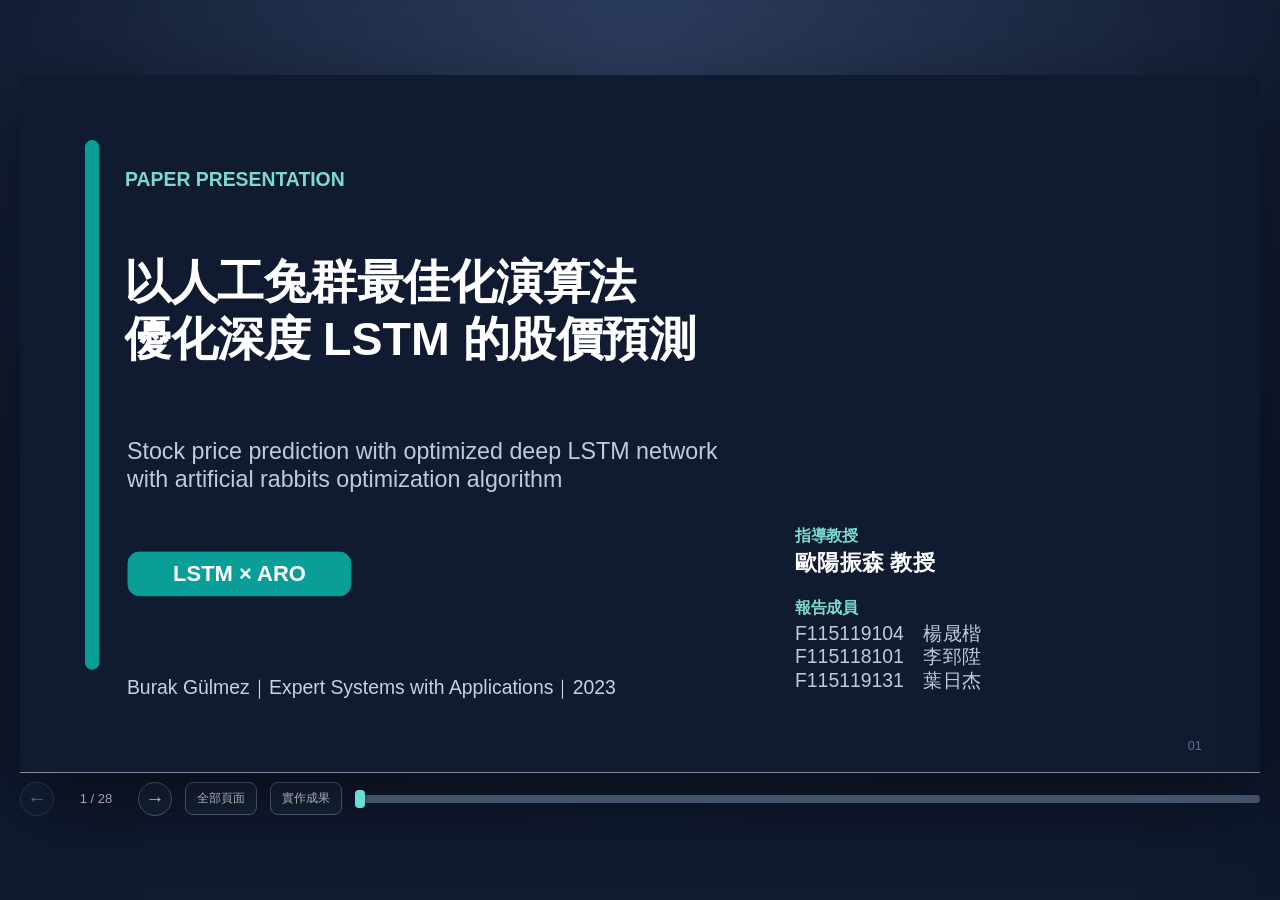
<file: docs/index.html>
<!doctype html>
<html lang="zh-Hant">
<head>
  <meta charset="utf-8">
  <meta name="viewport" content="width=device-width, initial-scale=1">
  <meta name="theme-color" content="#101a30">
  <meta name="description" content="LSTM × ARO 股價預測論文互動式簡報，共 28 頁。">
  <title>LSTM × ARO｜互動式論文簡報</title>
  <link rel="stylesheet" href="styles.css">
  <link rel="stylesheet" href="layout.css">
  <link rel="stylesheet" href="native-slides.css">
</head>
<body>
  <main class="workspace">
    <div class="presentation">
      <div class="slide-frame" id="slideFrame" tabindex="-1">
        <div id="slide" class="slide" role="group" aria-roledescription="投影片" aria-live="polite"></div>
        <div class="slide-loading" id="loading">載入簡報中…</div>
      </div>
      <div class="toolbar">
        <div class="pager"><button id="prevBtn" aria-label="上一頁" title="上一頁（←）">←</button><span id="pageLabel">1 / 28</span><button id="nextBtn" aria-label="下一頁" title="下一頁（→）">→</button><button id="overviewBtn" class="overview-trigger" type="button" title="顯示所有頁面">全部頁面</button><a class="overview-trigger" href="implementation.html" title="我們的重現實作與結果" style="text-decoration:none">實作成果</a></div>
        <div class="progress" id="progressTrack" role="slider" tabindex="0" aria-label="選擇投影片" aria-valuemin="1" aria-valuemax="28" aria-valuenow="1" title="點擊跳到指定頁面"><div id="progressBar"></div><span id="progressThumb"></span></div>
      </div>
    </div>
  </main>
  <div id="overlay" class="overlay" hidden></div>
  <aside id="drawer" class="drawer" aria-label="延伸教材" aria-hidden="true">
    <div class="drawer-head"><div><span class="eyebrow">LEARNING LAB</span><h2 id="drawerTitle">延伸教材</h2></div><button id="closeDrawer" aria-label="關閉延伸教材">×</button></div>
    <div class="drawer-tabs" role="tablist"><button data-tab="explain" class="active" role="tab" aria-selected="true">概念拆解</button><button data-tab="widget" role="tab" aria-selected="false">動態演算</button><button data-tab="source" role="tab" aria-selected="false">來源</button></div>
    <div id="drawerBody" class="drawer-body"></div>
  </aside>
  <div id="overview" class="overview" hidden><div class="overview-panel"><div class="overview-head"><h2>全部 28 頁</h2><button id="closeOverview" aria-label="關閉頁面總覽">×</button></div><div id="overviewGrid" class="overview-grid"></div></div></div>
  <script src="slides-part1.js" defer></script>
  <script src="slides-part2.js" defer></script>
  <script src="slides-part3.js" defer></script>
  <script src="slides-data.js" defer></script>
  <script src="native-slides.js" defer></script>
  <script src="app.js" defer></script>
  <script src="lessons.js" defer></script>
  <script src="charts.js" defer></script>
  <script src="paper-data.js" defer></script>
  <script src="formula-audit.js" defer></script>
  <script src="lr-lesson.js" defer></script>
  <script src="slide-widgets.js" defer></script>
</body>
</html>
</file>
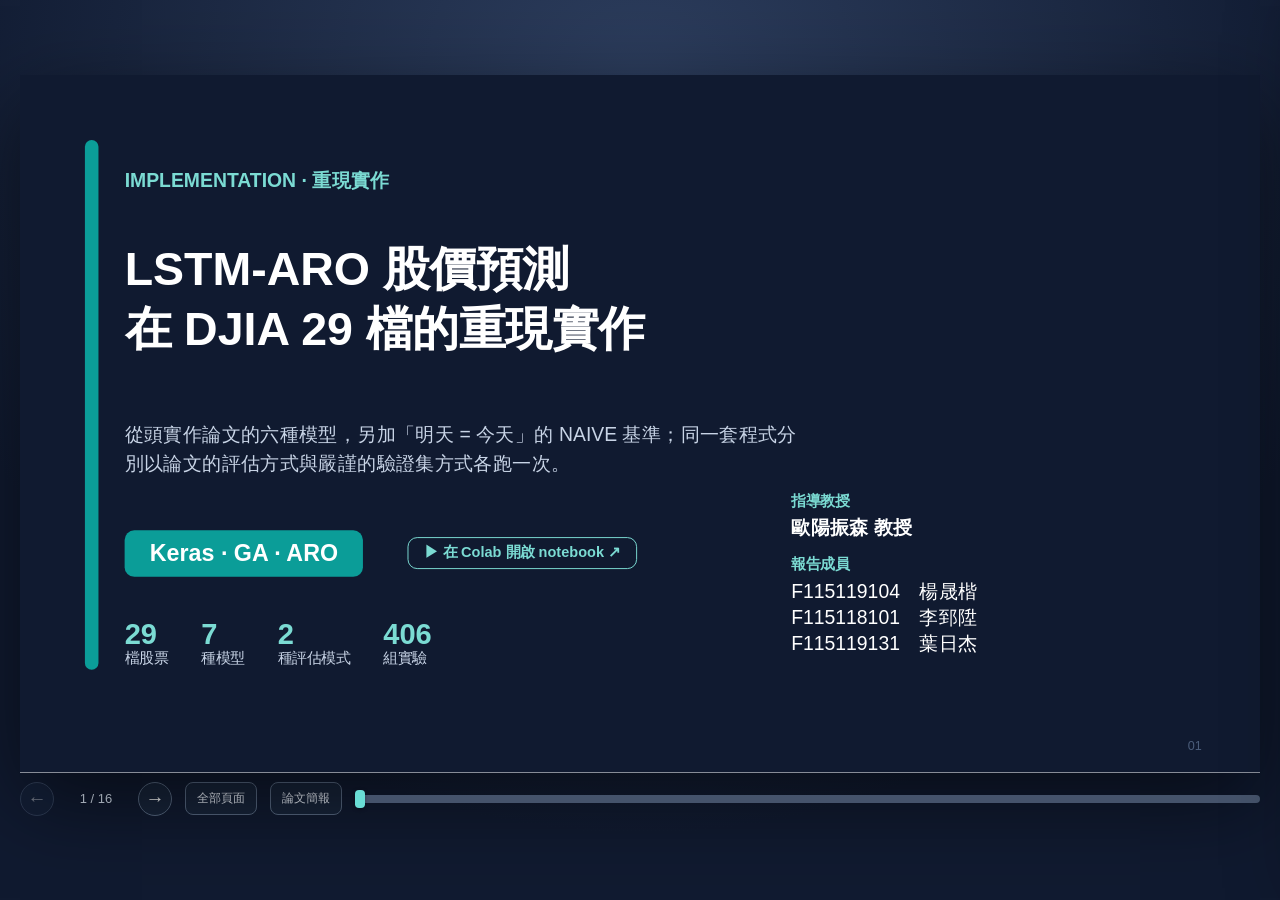
<file: docs/implementation.html>
<!doctype html>
<html lang="zh-Hant">
<head>
  <meta charset="utf-8">
  <meta name="viewport" content="width=device-width, initial-scale=1">
  <meta name="theme-color" content="#101a30">
  <meta name="description" content="LSTM-ARO 論文在 DJIA 29 檔股票上的重現實作：程式、模型、兩種評估模式與結果。">
  <title>LSTM × ARO｜重現實作</title>
  <link rel="stylesheet" href="styles.css">
  <link rel="stylesheet" href="layout.css">
  <link rel="stylesheet" href="native-slides.css">
  <link rel="stylesheet" href="impl.css">
</head>
<body>
  <main class="workspace">
    <div class="presentation">
      <div class="slide-frame" id="slideFrame" tabindex="-1">
        <div id="slide" class="slide" role="group" aria-roledescription="投影片" aria-live="polite"></div>
        <div class="slide-loading" id="loading">載入簡報中…</div>
      </div>
      <div class="toolbar">
        <div class="pager"><button id="prevBtn" aria-label="上一頁" title="上一頁（←）">←</button><span id="pageLabel">1 / 16</span><button id="nextBtn" aria-label="下一頁" title="下一頁（→）">→</button><button id="overviewBtn" class="overview-trigger" type="button" title="顯示所有頁面">全部頁面</button><a class="overview-trigger" href="index.html" title="回到論文簡報" style="text-decoration:none">論文簡報</a></div>
        <div class="progress" id="progressTrack" role="slider" tabindex="0" aria-label="選擇投影片" aria-valuemin="1" aria-valuemax="16" aria-valuenow="1" title="點擊跳到指定頁面"><div id="progressBar"></div><span id="progressThumb"></span></div>
      </div>
    </div>
  </main>
  <div id="overlay" class="overlay" hidden></div>
  <aside id="drawer" class="drawer" aria-label="延伸教材" aria-hidden="true">
    <div class="drawer-head"><div><span class="eyebrow">LEARNING LAB</span><h2 id="drawerTitle">延伸教材</h2></div><button id="closeDrawer" aria-label="關閉延伸教材">×</button></div>
    <div class="drawer-tabs" role="tablist"><button data-tab="explain" class="active" role="tab" aria-selected="true">概念拆解</button><button data-tab="code" role="tab" aria-selected="false">程式碼</button><button data-tab="widget" role="tab" aria-selected="false">動態演算</button><button data-tab="source" role="tab" aria-selected="false">來源</button></div>
    <div id="drawerBody" class="drawer-body"></div>
  </aside>
  <div id="overview" class="overview" hidden><div class="overview-panel"><div class="overview-head"><h2>全部 16 頁</h2><button id="closeOverview" aria-label="關閉頁面總覽">×</button></div><div id="overviewGrid" class="overview-grid"></div></div></div>
  <script src="impl-code.js" defer></script>
  <script src="impl-glossary.js" defer></script>
  <script src="impl.js" defer></script>
</body>
</html>
</file>
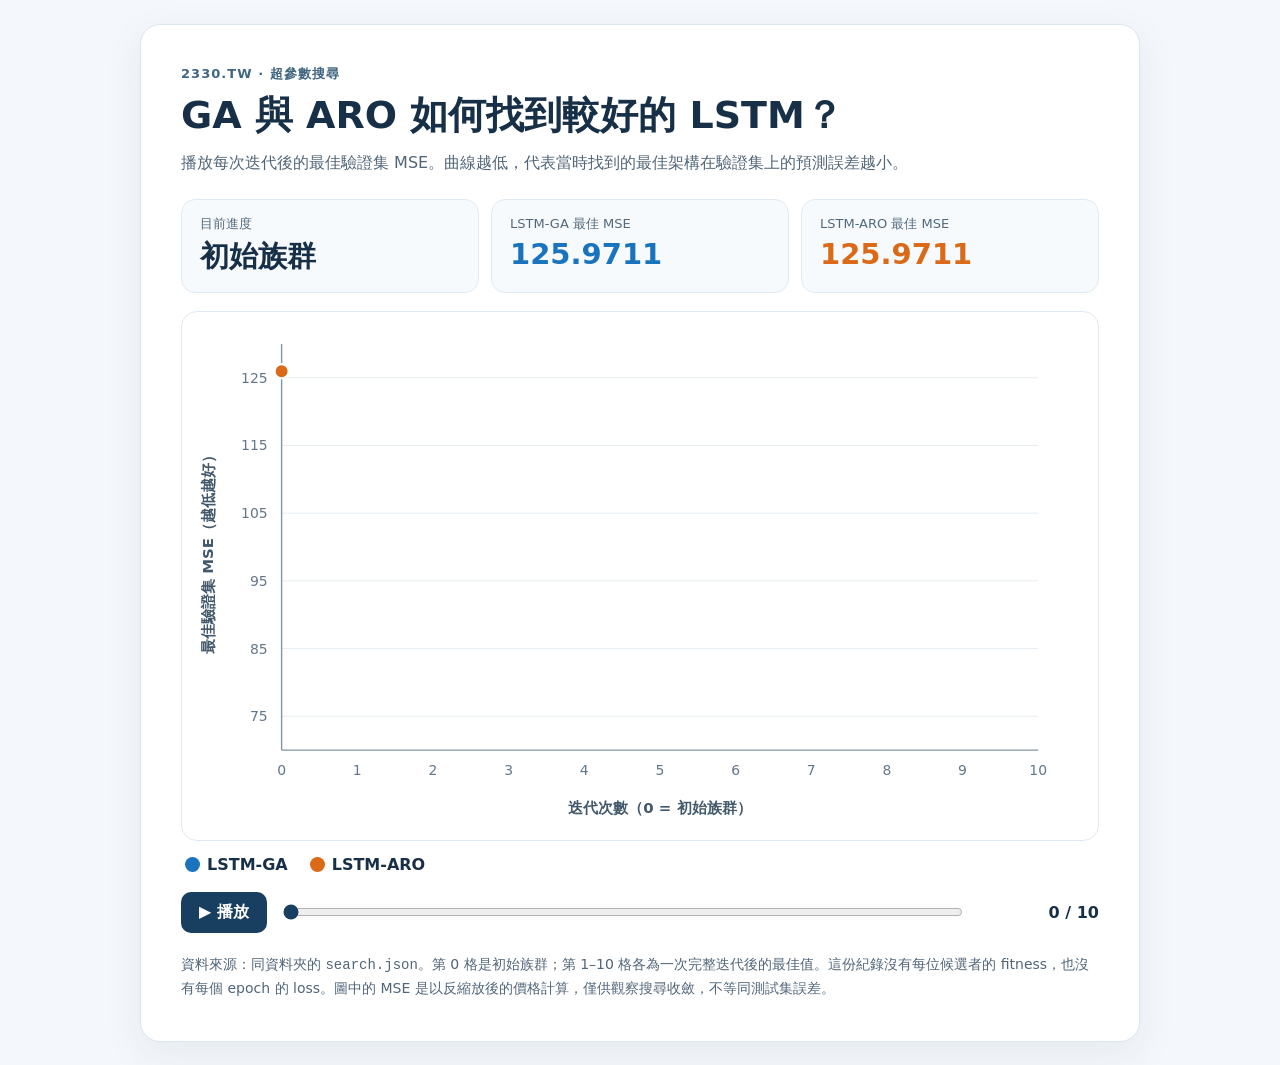
<file: implementation/results/2330.TW/convergence_animation.html>
<!doctype html>
<html lang="zh-Hant">
<head>
  <meta charset="utf-8">
  <meta name="viewport" content="width=device-width, initial-scale=1">
  <title>2330.TW｜GA 與 ARO 搜尋收斂動畫</title>
  <style>
    :root { color-scheme: light; font-family: system-ui, "Noto Sans TC", sans-serif; background: #f4f7fb; color: #183047; }
    * { box-sizing: border-box; }
    body { margin: 0; padding: 24px; }
    main { max-width: 1000px; margin: auto; background: white; border: 1px solid #dbe5ee; border-radius: 20px; padding: clamp(20px, 4vw, 40px); box-shadow: 0 12px 40px #24415d12; }
    .eyebrow { color: #416681; font-weight: 700; letter-spacing: .08em; font-size: 13px; }
    h1 { margin: 8px 0 10px; font-size: clamp(26px, 4vw, 38px); line-height: 1.3; }
    .intro { margin: 0 0 22px; color: #516679; line-height: 1.65; }
    .cards { display: grid; grid-template-columns: repeat(3, 1fr); gap: 12px; margin-bottom: 18px; }
    .card { background: #f7fafd; border: 1px solid #e0eaf2; border-radius: 14px; padding: 15px 18px; }
    .label { font-size: 13px; color: #52697c; }
    .value { font-size: clamp(20px, 3vw, 29px); font-weight: 750; font-variant-numeric: tabular-nums; margin-top: 4px; }
    .aro { color: #da6a17; } .ga { color: #1973bd; }
    .chart-wrap { border: 1px solid #e1eaf2; border-radius: 16px; padding: 10px; }
    svg { width: 100%; height: auto; display: block; }
    .grid { stroke: #e6edf3; stroke-width: 1; }
    .axis { stroke: #8295a5; stroke-width: 1.4; }
    .tick { fill: #647789; font-size: 14px; }
    .axis-label { fill: #42596b; font-size: 15px; font-weight: 650; }
    .line { fill: none; stroke-width: 4; stroke-linecap: round; stroke-linejoin: round; }
    .dot { stroke: white; stroke-width: 2; }
    .controls { display: flex; align-items: center; gap: 14px; margin-top: 18px; flex-wrap: wrap; }
    button { border: 0; border-radius: 10px; background: #183f60; color: white; font: inherit; font-weight: 700; padding: 10px 18px; cursor: pointer; }
    button:hover { background: #245e8c; }
    input[type="range"] { flex: 1; min-width: 180px; accent-color: #183f60; }
    .step { font-variant-numeric: tabular-nums; min-width: 120px; text-align: right; font-weight: 700; }
    .legend { display: flex; gap: 22px; margin: 14px 4px 0; font-weight: 650; }
    .swatch { display: inline-block; width: 15px; height: 15px; border-radius: 50%; margin-right: 7px; vertical-align: -2px; }
    .note { margin: 20px 0 0; color: #516679; line-height: 1.7; font-size: 14px; }
    @media (max-width: 620px) { body { padding: 10px; } .cards { grid-template-columns: 1fr; } .step { text-align: left; } }
  </style>
</head>
<body>
<main>
  <div class="eyebrow">2330.TW · 超參數搜尋</div>
  <h1>GA 與 ARO 如何找到較好的 LSTM？</h1>
  <p class="intro">播放每次迭代後的最佳驗證集 MSE。曲線越低，代表當時找到的最佳架構在驗證集上的預測誤差越小。</p>
  <div class="cards" aria-live="polite">
    <div class="card"><div class="label">目前進度</div><div class="value" id="iteration">初始族群</div></div>
    <div class="card"><div class="label">LSTM-GA 最佳 MSE</div><div class="value ga" id="ga-value">125.9711</div></div>
    <div class="card"><div class="label">LSTM-ARO 最佳 MSE</div><div class="value aro" id="aro-value">125.9711</div></div>
  </div>
  <div class="chart-wrap">
    <svg viewBox="0 0 900 510" role="img" aria-labelledby="chart-title chart-desc">
      <title id="chart-title">GA 與 ARO 最佳驗證集 MSE 隨迭代變化</title>
      <desc id="chart-desc">兩種方法都從 125.9711 開始；第 10 次迭代時 GA 為 80.5440、ARO 為 75.0837。</desc>
      <g id="axes"></g>
      <path id="ga-line" class="line" stroke="#1973bd"></path>
      <path id="aro-line" class="line" stroke="#da6a17"></path>
      <g id="points"></g>
    </svg>
  </div>
  <div class="legend"><span><i class="swatch" style="background:#1973bd"></i>LSTM-GA</span><span><i class="swatch" style="background:#da6a17"></i>LSTM-ARO</span></div>
  <div class="controls">
    <button id="play" type="button">▶ 播放</button>
    <input id="slider" type="range" min="0" max="10" value="0" aria-label="選擇迭代次數">
    <span class="step" id="step">0 / 10</span>
  </div>
  <p class="note">資料來源：同資料夾的 <code>search.json</code>。第 0 格是初始族群；第 1–10 格各為一次完整迭代後的最佳值。這份紀錄沒有每位候選者的 fitness，也沒有每個 epoch 的 loss。圖中的 MSE 是以反縮放後的價格計算，僅供觀察搜尋收斂，不等同測試集誤差。</p>
</main>
<script>
  // Embedded from search.json so this file can be shared and opened offline.
  const ga = [125.97105955817575,125.97105955817575,125.97105955817575,125.97105955817575,84.56621992441066,84.56621992441066,80.54401438610023,80.54401438610023,80.54401438610023,80.54401438610023,80.54401438610023];
  const aro = [125.97105955817575,125.97105955817575,75.08367344754997,75.08367344754997,75.08367344754997,75.08367344754997,75.08367344754997,75.08367344754997,75.08367344754997,75.08367344754997,75.08367344754997];
  const ns = "http://www.w3.org/2000/svg";
  const x = i => 90 + i * 76;
  const y = v => 430 - (v - 70) * 6.8;
  const axes = document.getElementById("axes");
  function el(name, attrs, parent, content) {
    const node = document.createElementNS(ns, name);
    for (const [key, value] of Object.entries(attrs)) node.setAttribute(key, value);
    if (content !== undefined) node.textContent = content;
    parent.appendChild(node);
    return node;
  }
  for (const value of [75,85,95,105,115,125]) {
    el("line", {x1:90,y1:y(value),x2:850,y2:y(value),class:"grid"}, axes);
    el("text", {x:76,y:y(value)+5,"text-anchor":"end",class:"tick"}, axes, String(value));
  }
  for (let i=0; i<=10; i++) {
    el("text", {x:x(i),y:455,"text-anchor":"middle",class:"tick"}, axes, String(i));
  }
  el("line", {x1:90,y1:430,x2:850,y2:430,class:"axis"}, axes);
  el("line", {x1:90,y1:430,x2:90,y2:22,class:"axis"}, axes);
  el("text", {x:470,y:493,"text-anchor":"middle",class:"axis-label"}, axes, "迭代次數（0 = 初始族群）");
  el("text", {x:21,y:230,transform:"rotate(-90 21 230)","text-anchor":"middle",class:"axis-label"}, axes, "最佳驗證集 MSE（越低越好）");
  const slider = document.getElementById("slider");
  const play = document.getElementById("play");
  let timer = null;
  function render(n) {
    document.getElementById("iteration").textContent = n === 0 ? "初始族群" : `第 ${n} 次迭代`;
    document.getElementById("ga-value").textContent = ga[n].toFixed(4);
    document.getElementById("aro-value").textContent = aro[n].toFixed(4);
    document.getElementById("step").textContent = `${n} / 10`;
    for (const [name, values] of [["ga",ga],["aro",aro]]) {
      const d = values.slice(0,n+1).map((v,i) => `${i ? "L" : "M"} ${x(i)} ${y(v)}`).join(" ");
      document.getElementById(`${name}-line`).setAttribute("d",d);
    }
    const points = document.getElementById("points");
    points.replaceChildren();
    el("circle",{cx:x(n),cy:y(ga[n]),r:7,fill:"#1973bd",class:"dot"},points);
    el("circle",{cx:x(n),cy:y(aro[n]),r:7,fill:"#da6a17",class:"dot"},points);
  }
  function stop() { clearInterval(timer); timer = null; play.textContent = "▶ 播放"; }
  play.addEventListener("click", () => {
    if (timer) return stop();
    if (+slider.value === 10) slider.value = 0;
    render(+slider.value);
    play.textContent = "Ⅱ 暫停";
    timer = setInterval(() => {
      slider.value = +slider.value + 1;
      render(+slider.value);
      if (+slider.value === 10) stop();
    }, 850);
  });
  slider.addEventListener("input", () => { stop(); render(+slider.value); });
  render(0);
</script>
</body>
</html>
</file>
<file: docs/styles.css>
:root{font-family:"Microsoft JhengHei","Noto Sans TC",Arial,sans-serif;color:#101a30;background:#101a30}*{box-sizing:border-box}body{margin:0;min-height:100vh}button,a{font:inherit}button{cursor:pointer}.topbar{height:64px;padding:0 2.2vw;display:flex;align-items:center;justify-content:space-between;background:#101a30;color:#fff}.brand{display:flex;align-items:center;gap:12px;font-size:16px;font-weight:750;letter-spacing:.02em}.brand small{display:block;color:#9fb0c8;font-size:11px;font-weight:500;margin-top:2px}.brand-mark{display:grid;place-items:center;background:#0b9d98;border-radius:9px;width:39px;height:39px;font-size:13px}.top-actions{display:flex;gap:8px}.top-actions button,.top-actions a{border:1px solid #35445d;background:transparent;color:#e8eef8;padding:8px 12px;border-radius:8px;text-decoration:none;font-size:12px}.top-actions button:hover,.top-actions a:hover{background:#22304b}.workspace{min-height:calc(100vh - 64px);display:grid;place-items:center;padding:16px 24px 22px;background:radial-gradient(circle at 50% 10%,#2c3d5d,#101a30 72%)}.presentation{width:min(100%,1500px)}.slide-frame{position:relative;width:100%;aspect-ratio:16/9;background:#fff;box-shadow:0 28px 80px #0008;overflow:hidden}.slide{width:1280px;height:720px;position:absolute;top:0;left:0;transform-origin:top left;overflow:hidden}.slide-item{position:absolute;white-space:pre-wrap;overflow:hidden}.slide-item.text{display:flex;flex-direction:column;justify-content:flex-start;line-height:1.28}.slide-item.text.center{justify-content:center}.slide-item.text.bottom{justify-content:flex-end}.slide-item .para{margin:0}.slide-item.interactive{cursor:pointer}.slide-item.interactive:hover{filter:none}.slide-item.interactive:focus-visible{outline:4px solid #f39a42;outline-offset:2px}.slide-item.selected{outline:3px solid #f39a42;outline-offset:3px}.slide-item img{display:block;width:100%;height:100%;object-fit:fill}.slide-loading{position:absolute;inset:0;display:grid;place-items:center;color:#60708a;background:#f8fafd}.slide-loading[hidden]{display:none}.toolbar{height:65px;display:flex;align-items:center;gap:18px;color:#d9e4f2}.pager{display:flex;align-items:center;gap:10px;white-space:nowrap}.pager button{width:36px;height:36px;border-radius:50%;border:1px solid #566780;background:#17243a;color:#fff;font-size:19px}.pager button:hover{background:#0b9d98}.pager button:disabled{opacity:.35;cursor:default}.pager span{min-width:68px;text-align:center;font-size:13px;font-variant-numeric:tabular-nums}.progress{height:4px;background:#45536b;flex:1;border-radius:10px;overflow:hidden}.progress div{height:100%;width:0;background:#0b9d98;transition:width .25s}.learn-button{border:0;background:#0b9d98;color:white;padding:10px 17px;border-radius:22px;font-weight:700;white-space:nowrap}.learn-button:hover{background:#0bb3ad}.hint{color:#9fb0c8;font-size:12px;margin:0 0 0 1px}.overlay{position:fixed;inset:0;background:#071224a8;z-index:10}.drawer{position:fixed;right:0;top:0;bottom:0;width:min(480px,100vw);background:#f7f9fc;z-index:11;box-shadow:-15px 0 70px #0004;transform:translateX(105%);transition:transform .24s;display:flex;flex-direction:column}.drawer.open{transform:translateX(0)}.drawer-head{padding:24px 26px 15px;display:flex;align-items:start;justify-content:space-between;background:#fff}.eyebrow{font-size:10px;letter-spacing:.16em;font-weight:800;color:#0b9d98}.drawer h2{font-size:23px;line-height:1.3;margin:7px 0 0}.drawer-head button,.overview-head button{background:transparent;border:0;color:#66758d;font-size:30px;line-height:1}.drawer-tabs{display:flex;background:#fff;border-bottom:1px solid #dfe6f0;padding:0 25px;gap:24px}.drawer-tabs button{padding:14px 0;border:0;border-bottom:3px solid transparent;background:transparent;color:#63728b;font-size:13px}.drawer-tabs button.active{border-color:#0b9d98;color:#0b726e;font-weight:800}.drawer-body{padding:24px 27px 45px;overflow:auto;font-size:15px;line-height:1.7}.drawer-body p{margin:0 0 16px}.drawer-body h3{margin:24px 0 10px;font-size:16px}.drawer-body ul{padding-left:1.3em}.drawer-body li{margin:7px 0}.quote{border-left:4px solid #0b9d98;padding:12px 15px;background:#e9f7f5;margin:16px 0}.chip{display:inline-block;padding:2px 9px;background:#e5edf7;border-radius:20px;color:#3c5576;font-size:12px;margin:0 5px 5px 0}.widget{padding:18px;border:1px solid #dce4ee;background:white;border-radius:12px;margin-bottom:14px}.widget label{display:block;font-size:13px;font-weight:700;margin:13px 0 5px}.widget input[type=range]{width:100%;accent-color:#0b9d98}.widget input[type=number],.widget select{width:100%;border:1px solid #c7d4e4;border-radius:7px;padding:9px;background:#fff;color:#101a30}.value{font-weight:800;color:#087e79}.metric-result{display:flex;justify-content:space-between;border-bottom:1px solid #e4e9f0;padding:8px 0}.mini-bars{display:grid;gap:9px;margin:15px 0}.mini-bar{display:grid;grid-template-columns:95px 1fr 28px;gap:9px;align-items:center;font-size:12px}.mini-bar i{display:block;height:14px;background:#0b9d98;border-radius:3px}.source-link{display:block;padding:12px 15px;border:1px solid #dce4ee;border-radius:8px;background:white;color:#0b726e;text-decoration:none;margin:8px 0}.overview{position:fixed;inset:0;background:#071224db;z-index:15;padding:5vh 4vw}.overview-panel{max-width:1100px;max-height:90vh;margin:auto;background:#f8fafd;border-radius:14px;padding:22px;overflow:auto}.overview-head{display:flex;justify-content:space-between;align-items:center}.overview-head h2{margin:0 0 18px}.overview-grid{display:grid;grid-template-columns:repeat(auto-fill,minmax(165px,1fr));gap:10px}.overview-grid button{text-align:left;border:1px solid #dce4ee;border-radius:8px;background:white;padding:13px;color:#101a30;min-height:87px}.overview-grid button:hover,.overview-grid button.current{border-color:#0b9d98;background:#e9f7f5}.overview-grid small{display:block;color:#0b9d98;font-weight:800;margin-bottom:5px}.overview-grid span{font-size:12px;line-height:1.45;display:block}@media(max-width:700px){.topbar{height:57px;padding:0 12px}.brand{font-size:13px}.brand-mark{width:32px;height:32px;font-size:11px}.top-actions a{display:none}.top-actions button{font-size:11px;padding:7px}.workspace{min-height:calc(100vh - 57px);padding:10px 8px 18px;align-content:start}.toolbar{gap:8px;height:55px}.pager{gap:4px}.pager button{height:30px;width:30px}.pager span{font-size:11px;min-width:53px}.learn-button{font-size:11px;padding:8px 10px}.hint{font-size:10px;line-height:1.5}.drawer-body{padding:18px}.drawer-head{padding:20px 18px 13px}.drawer-tabs{padding:0 18px}.overview{padding:2vh 2vw}.overview-panel{max-height:96vh}}
</file>
<file: docs/layout.css>
html,body{width:100%;height:100%;overflow:hidden}
.workspace{height:100vh;height:100dvh;min-height:0;display:flex;align-items:center;justify-content:center;padding:10px 20px;overflow:hidden}
.presentation{width:min(100%,calc((100vh - 72px)*16/9));width:min(100%,calc((100dvh - 72px)*16/9));max-width:100%;min-width:0;display:flex;flex-direction:column}
.slide-frame{flex:none}
.slide-item.text{line-height:1.22}
.slide-item.interactive:hover{filter:none}
.slide-item .para{flex-shrink:0;overflow-wrap:anywhere}
.slide-connector{position:absolute;inset:0;width:1280px;height:720px;overflow:visible;pointer-events:none}
.slide-page-number{position:absolute;right:60px;bottom:19px;width:44px;text-align:right;color:#60708a;font-size:13px;line-height:1.2;pointer-events:none}
.slide-footnote{white-space:normal}
.toolbar{height:52px;flex:none}
.progress{min-width:0;position:relative;cursor:pointer;height:8px;overflow:visible;touch-action:none}
.progress div{border-radius:10px;pointer-events:none}
.progress span{position:absolute;top:50%;width:10px;height:18px;border-radius:4px;background:#69ddd5;border:none;transform:translate(-50%,-50%);box-shadow:0 1px 4px rgba(0,0,0,0.3);pointer-events:none}
.progress:focus-visible{outline:2px solid #fff;outline-offset:5px}
.pager{gap:8px}
.pager button:not(.overview-trigger){width:34px;height:34px}
.pager .overview-trigger{width:auto;height:auto;border:1px solid #566780;background:#17243a;color:#e8eef8;padding:7px 11px;border-radius:8px;font-size:12px;margin-left:5px}
.overview-trigger:hover{background:#0b9d98}
.drawer-body,.overview-panel{scrollbar-width:none}
.drawer-body::-webkit-scrollbar,.overview-panel::-webkit-scrollbar{display:none}
.lesson-box{background:#fff;border:1px solid #dce4ee;border-radius:14px;padding:18px;margin-bottom:16px}
.formula-display{background:#edf3fa;border-left:4px solid var(--formula-accent,#315fd1);border-radius:8px;padding:15px 16px;margin:0 0 18px;font-size:18px;line-height:1.75;color:var(--formula-accent,#315fd1);overflow-wrap:anywhere;font-variant-numeric:tabular-nums}
.formula-display small{display:block;color:var(--formula-accent,#315fd1);font-size:11px;font-weight:700;letter-spacing:.04em;margin-top:4px}
.formula-display em{color:#e0802a;font-style:normal;font-weight:700}
.formula-display strong{color:#0b9d98}
.formula-display b{color:#235dde;font-size:1.14em}
.formula-display .formula-param{color:var(--param-color);font-weight:800}
.formula-display .formula-sym{color:var(--param-color);font-weight:700;font-style:normal}
.widget .quote{color:#315fd1}
.learning-rate-formula,.cost-formula{color:var(--formula-accent,#315fd1);border-left-color:var(--formula-accent,#315fd1);background:#edf3ff}
.learning-rate-formula small,.cost-formula small{color:var(--formula-accent,#315fd1)}
.formula-flash{animation:formulaPulse .3s ease-out}
@keyframes formulaPulse{0%{background:#d7f5ed}100%{background:#edf3fa}}
.lesson-control{display:block;margin:15px 0;font-size:13px;color:#384b69;font-weight:700}
.lesson-control>span{display:flex;justify-content:space-between;gap:8px}
.lesson-control b{color:#0b8b85;font-variant-numeric:tabular-nums}
.lesson-control[data-parameter]{border-left:3px solid var(--param-color);padding-left:10px}
.lesson-control[data-parameter]>span{color:var(--param-color)}
.lesson-control input[type=range],.widget input[type=range]{-webkit-appearance:none;appearance:none;width:100%;height:6px;background:#d5e2f0;border-radius:3px;margin-top:8px;outline:none;cursor:pointer}
.lesson-control input[type=range]::-webkit-slider-thumb,.widget input[type=range]::-webkit-slider-thumb{-webkit-appearance:none;appearance:none;width:12px;height:20px;border-radius:4px;background:var(--param-color,#0b9d98);border:none;box-shadow:0 1px 4px rgba(0,0,0,0.25);cursor:ew-resize;transition:transform .1s,box-shadow .1s}
.lesson-control input[type=range]::-webkit-slider-thumb:hover,.widget input[type=range]::-webkit-slider-thumb:hover{transform:scale(1.08);box-shadow:0 2px 7px rgba(0,0,0,0.35)}
.lesson-control input[type=range]::-moz-range-thumb,.widget input[type=range]::-moz-range-thumb{width:12px;height:20px;border-radius:4px;background:var(--param-color,#0b9d98);border:none;box-shadow:0 1px 4px rgba(0,0,0,0.25);cursor:ew-resize}
.lesson-control select,.metric-grid input{width:100%;border:1px solid #c7d4e4;border-radius:7px;padding:8px;background:#fff;color:#101a30;margin-top:5px}
.lesson-control input:disabled{opacity:.35}
.lesson-note{font-size:12px;color:#697990;line-height:1.6;margin:13px 0 0!important}
.term-bars{display:grid;gap:10px;margin:14px 0}
.term-bars>div{display:grid;grid-template-columns:110px 1fr;align-items:center;gap:10px;font-size:12px;color:#52637c}
.term-bars i{height:12px;background:#0b9d98;border-radius:4px;min-width:2px;transition:width .25s}
.term-bars>div:first-child i{background:#e3974d}
.decision{border-radius:8px;padding:12px 14px;color:#fff;font-size:16px;font-weight:800;text-align:center;transition:background .2s;margin:12px 0}
.decision[data-mode=explore]{background:#2673d9}.decision[data-mode=exploit]{background:#0b9d98}
.architecture{display:flex;flex-direction:column;align-items:center;margin-bottom:22px}
.architecture-node{width:min(100%,280px);display:flex;justify-content:space-between;align-items:center;gap:10px;background:#eaf1fd;border:1px solid #a8c3f0;border-radius:9px;padding:9px 13px;font-size:14px}
.architecture-node:nth-of-type(4n){background:#e8f6f4;border-color:#9ed8d2}
.architecture-node span{color:#52637c;font-size:12px}
.architecture-arrow{line-height:1.25;color:#0b9d98;font-size:20px}
.architecture-meta{margin-top:12px;font-size:12px;color:#52637c;text-align:center}
.switch-line{display:block;font-size:13px;color:#384b69;margin:8px 0}.switch-line input{accent-color:#0b9d98}
.metric-grid{display:grid;grid-template-columns:1fr 1fr;gap:8px}.metric-grid label{font-size:12px;font-weight:700;color:#52637c}
.window-days{display:grid;grid-template-columns:repeat(10,1fr);gap:3px}.window-days span{background:#e5edf7;border-radius:4px;text-align:center;padding:5px 0;font-size:11px;color:#384b69}.window-arrow{text-align:center;color:#0b9d98;padding:11px;font-weight:700}.window-target{background:#ffe7ce;border-radius:8px;text-align:center;padding:12px;font-weight:750}
.try-formula{border:0;background:#0b9d98;color:#fff;border-radius:8px;padding:10px 14px;font-weight:700}
.drawer,.drawer.wide{width:min(650px,100vw)}
.lesson-box.has-chart{display:grid;grid-template-columns:minmax(0,1.15fr) minmax(245px,.85fr);gap:20px;align-items:start}
.lesson-box.has-chart>.lesson-note{grid-column:1/-1}
.lesson-stage{position:sticky;top:0;background:#fff;z-index:1;min-width:0}
.lesson-controls{min-width:0}
.lesson-stage .formula-display{font-size:16px;line-height:1.6}
.lesson-chart{margin:10px 0 6px;border:1px solid #e4eaf2;border-radius:10px;padding:8px;background:#fafcfe}
.lesson-chart svg{display:block;width:100%;height:auto}
.lesson-chart figcaption{font-size:11px;color:#60708a;text-align:center;line-height:1.45}
.result-heading{font-weight:800;color:#20314e;margin:6px 0 15px}
.result-bars{display:grid;gap:15px}
.result-bar{display:grid;grid-template-columns:100px 1fr 62px;align-items:center;gap:8px;font-size:12px}
.result-bar i{height:18px;border-radius:4px;background:#0b9d98;min-width:2px}
.result-bar:nth-child(2) i{background:#367af6}
.result-bar:nth-child(3) i{background:#f39a42}
.result-bar strong{text-align:right;font-variant-numeric:tabular-nums}
.paper-data-box{padding:20px}
.paper-toolbar{display:flex;gap:16px;align-items:end;flex-wrap:wrap;margin-bottom:18px}
.paper-toolbar label{display:grid;gap:6px;font-size:12px;font-weight:750;color:#52637c;min-width:160px}
.paper-toolbar select{border:1px solid #c7d4e4;border-radius:8px;padding:8px 10px;background:#fff;color:#101a30}
.paper-citation{font-size:13px;line-height:1.6;color:#52637c;margin-bottom:14px!important}
.paper-table-wrap{overflow-x:auto;scrollbar-width:none;border:1px solid #dce4ee;border-radius:9px}
.paper-table-wrap::-webkit-scrollbar{display:none}
.paper-table{width:100%;min-width:480px;border-collapse:collapse;font-size:12px;font-variant-numeric:tabular-nums}
.paper-table th,.paper-table td{text-align:right;padding:10px 9px;border-bottom:1px solid #e5eaf2;white-space:nowrap}
.paper-table th:first-child,.paper-table td:first-child{text-align:left}
.paper-table thead{background:#eaf1f8;color:#344862}
.paper-table tbody tr.active{background:#e6f7f4}
.paper-table tbody tr:last-child th,.paper-table tbody tr:last-child td{border-bottom:0}
.paper-delta{display:grid;gap:4px;background:#edf7f5;border-left:4px solid #0b9d98;border-radius:7px;padding:12px 14px;margin:16px 0;font-variant-numeric:tabular-nums}
.paper-delta span{font-weight:800;color:#0b726e}
.paper-delta small{color:#60708a;line-height:1.5}
.paper-fact-grid{display:grid;grid-template-columns:repeat(2,minmax(0,1fr));gap:9px;margin-top:16px}
.paper-fact-grid>div{display:grid;gap:3px;padding:11px 12px;background:#f2f6fb;border-radius:8px}
.paper-fact-grid small{font-size:11px;color:#60708a}
.paper-fact-grid strong{font-size:13px;color:#20314e}
.perturbation-annotation{position:absolute;left:88px;top:241px;width:1080px;text-align:center;border:0;background:transparent;color:#34557d;font-size:15px;font-weight:700;padding:3px 8px;cursor:pointer}
.perturbation-annotation:hover,.perturbation-annotation:focus-visible{color:#0b9d98;text-decoration:underline}
.formula-domain-note{position:absolute;min-height:24px;border:0;background:transparent;color:#34557d;text-align:center;font-size:var(--fs-secondary);font-weight:650;line-height:1.3;padding:2px 4px;cursor:pointer}
.formula-domain-note:hover,.formula-domain-note:focus-visible{color:#0b9d98;text-decoration:underline}
.equation-domain{font-size:.85em;font-weight:400;white-space:nowrap;margin-left:.5em;letter-spacing:0}
.slide-math sup{font-size:.62em;vertical-align:.75em;line-height:0}
.math-vector{display:inline-block;position:relative;font-style:italic;line-height:1;padding-top:.15em}
.math-vector::before{content:'→';position:absolute;left:0;right:0;top:-.5em;text-align:center;font-size:.58em;line-height:1;font-style:normal}
.formula-terms{margin:18px 0 22px}
.formula-terms h3{font-size:15px;margin:0 0 9px;color:#1b3051}
.formula-terms-scroll{overflow-x:auto;border:1px solid #dce4ee;border-radius:9px;scrollbar-width:none}
.formula-terms-scroll::-webkit-scrollbar{display:none}
.formula-terms table{width:100%;border-collapse:collapse;font-size:12px;line-height:1.5}
.formula-terms th,.formula-terms td{padding:9px 10px;border-bottom:1px solid #e4eaf2;text-align:left;vertical-align:top}
.formula-terms thead{background:#eaf1f8;color:#344862}
.formula-terms td:first-child{font-weight:800;color:#0b726e;min-width:105px;white-space:nowrap}
.formula-terms td:nth-child(2){min-width:125px}
.formula-terms tbody tr:last-child td{border-bottom:0}
.lr-explanation h3{margin:8px 0 12px;font-size:16px;color:#1b3051}
.lr-candidate-table{border:1px solid #dce4ee;border-radius:9px;overflow:hidden;margin:10px 0 20px}
.lr-candidate-table>div{display:grid;grid-template-columns:150px 1fr;gap:8px;padding:10px 12px;font-size:15px;line-height:1.5}
.lr-candidate-table>div+div{border-top:1px solid #dce4ee}
.lr-candidate-table strong{color:#0b726e}
.lr-candidate-table span{font-variant-numeric:tabular-nums}
.lr-evidence{padding:12px 14px;border-left:4px solid #c66817;background:#fff4e9;border-radius:6px;color:#513f2d}
.lr-option-grid{display:grid;gap:6px;margin-top:10px}
.lr-option{display:flex;justify-content:space-between;gap:8px;padding:7px 10px;border:1px solid #dce4ee;border-radius:7px;color:#52637c;font-size:15px;font-variant-numeric:tabular-nums}
.lr-option.active{border-color:#315fd1;background:#eaf1ff;color:#214cae}
.lr-option strong{font-size:16px}
@media(max-width:700px){.discrete-widget .lesson-stage{position:static}.lr-candidate-table>div{grid-template-columns:1fr}}
@media(max-width:700px){.drawer,.drawer.wide{width:100vw}.lesson-box.has-chart{display:block}.lesson-stage{position:sticky;top:-18px;padding:6px 0 10px;margin-bottom:18px;border-bottom:1px solid #e4eaf2}.lesson-box.builder-layout .lesson-stage{position:static}.lesson-stage .formula-display{font-size:14px}.lesson-chart{margin-top:5px}.lesson-chart svg{max-height:165px}}
@media(max-width:700px){.workspace{min-height:0;padding:8px;align-items:center}.presentation{width:min(100%,calc((100vh - 61px)*16/9));width:min(100%,calc((100dvh - 61px)*16/9))}.toolbar{height:45px;gap:7px}.pager{gap:4px}.pager button:not(.overview-trigger){height:28px;width:28px;font-size:16px}.pager span{font-size:11px;min-width:50px}.pager .overview-trigger{font-size:10px;padding:6px;margin-left:2px}.learn-button{font-size:10px;padding:7px 8px}}
/* Specialized Slide Widget Styles */
.widget-card{background:#fff;border:1px solid #dce4ee;border-radius:10px;padding:14px;box-shadow:0 2px 6px #0000000a}
.dual-loop-container{display:flex;flex-direction:column;gap:8px;margin-bottom:16px}
.loop-box{padding:12px 14px;border-radius:10px;border:1.5px solid #dce4ee;background:#fff}
.loop-box.outer-loop{border-color:#7c48ad;background:#faf6ff}
.loop-box.inner-loop{border-color:#0b9d98;background:#f3faf9}
.loop-box p{margin:5px 0 0;font-size:13px;line-height:1.5;color:#384b69}
.loop-tag{display:inline-block;font-size:11px;font-weight:800;letter-spacing:.05em;padding:2px 8px;border-radius:12px;background:#fff;border:1px solid currentColor}
.outer-loop .loop-tag{color:#7c48ad}
.inner-loop .loop-tag{color:#0b726e}
.loop-arrow-down{text-align:center;font-size:12px;font-weight:700;color:#7c48ad}
.loop-arrow-up{text-align:center;font-size:12px;font-weight:700;color:#0b9d98}
.unroll-step-display{padding:10px;background:#f8fafd;border:1px solid #e4eaf2;border-radius:10px;margin-bottom:14px}

/* Learning Lab formula tables */
.formula-steps{margin:18px 0 22px}
.formula-steps h3{font-size:15px;margin:0 0 9px;color:#1b3051}
.formula-table-scroll{overflow-x:auto;border:1px solid #dce4ee;border-radius:11px}
.formula-steps table,.formula-terms table{width:100%;min-width:560px;border-collapse:collapse;font-size:16px;line-height:1.55}
.formula-steps th,.formula-steps td,.formula-terms th,.formula-terms td{padding:11px 12px;border-bottom:1px solid #e4eaf2;text-align:left;vertical-align:top}
.formula-steps thead,.formula-terms thead{background:#eaf1f8;color:#344862}
.formula-steps tbody tr:nth-child(even){background:#f8fafc}
.formula-steps td:first-child{min-width:100px;color:#2f59a2;font-weight:800}
.formula-steps td:nth-child(2){min-width:180px;color:#20314e;font-weight:750;font-variant-numeric:tabular-nums}
.formula-terms td:first-child{min-width:110px}
.formula-terms td:nth-child(2){min-width:155px}
.formula-steps tbody tr:last-child td,.formula-terms tbody tr:last-child td{border-bottom:0}

/* P2 Closed Loop Styling */
.takeaway-box{background:#f0f8f8;border-left:4px solid #0b9d98;padding:11px 13px;border-radius:8px;margin-bottom:12px;font-size:13px;line-height:1.5;color:#17294a}
.closed-loop-diagram{display:flex;flex-direction:column;gap:10px;margin:12px 0}
.loop-station{background:#fff;border:1.5px solid #dce4ee;border-radius:10px;padding:12px 14px;box-shadow:0 2px 6px #00000008;transition:all .2s}
.station-aro{border-left:5px solid #7c48ad}
.station-lstm{border-left:5px solid #0b9d98}
.loop-station.active-station{box-shadow:0 0 0 2px #0b9d98, 0 4px 12px #00000014}
.station-header{display:flex;align-items:center;gap:10px}
.station-icon{font-size:24px}
.station-header strong{display:block;font-size:14px;color:#101a30}
.station-header small{display:block;font-size:11px;color:#60708a}
.station-detail{margin-top:8px;padding-top:8px;border-top:1px dashed #e4eaf2;font-size:12px;color:#384b69}
.chip-val{display:inline-block;padding:1px 6px;background:#f0f4f9;border-radius:4px;font-size:11px;color:#0b726e}
.loop-flow{display:flex;align-items:center;justify-content:center;padding:2px 0}
.flow-pill{background:#faf6ff;color:#7c48ad;border:1px solid #d9c7f2;border-radius:20px;padding:5px 14px;font-size:12px;font-weight:750;display:inline-flex;align-items:center;gap:6px}
.flow-pill.return-pill{background:#f0f9f8;color:#0b726e;border-color:#a5dfdc}
.flow-pill.active-pill{transform:scale(1.05);box-shadow:0 0 8px currentColor}

/* P14 Architecture Presets & Table 6 */
.preset-buttons{display:flex;gap:6px;flex-wrap:wrap;margin-bottom:12px}
.preset-btn{background:#fff;border:1px solid #c7d4e4;border-radius:6px;padding:6px 10px;font-size:12px;cursor:pointer;color:#334e68;transition:all .15s}
.preset-btn.active{background:#0b9d98;color:#fff;border-color:#0b9d98;font-weight:750}

/* P15 Chromosome Block Styling */
.chromo-row{margin:10px 0}
.chromo-title{font-size:12px;font-weight:750;margin-bottom:5px;display:flex;justify-content:space-between;align-items:center}
.chromo-strip{display:flex;gap:4px;overflow-x:auto;padding-bottom:4px}
.gene-box{flex:1;min-width:55px;padding:6px 4px;border-radius:6px;text-align:center;font-size:11px;border:1.5px solid transparent;transition:all .18s}
.gene-box small{display:block;font-size:9px;opacity:.8;margin-bottom:2px}
.gene-box strong{font-size:12px;display:block}
.gene-parent-a{background:#e9f4ff;border-color:#a5cbfa;color:#184a8a}
.gene-parent-b{background:#f7eefe;border-color:#dfbff9;color:#5a1e8a}
.gene-child-a{background:#e9f4ff;border-color:#367af6;color:#184a8a}
.gene-child-b{background:#f7eefe;border-color:#9333ea;color:#5a1e8a}
.gene-mutated{background:#fff9db;border-color:#f59f00;color:#995b00}
.scissor-marker{text-align:center;color:#d85b61;font-weight:800;font-size:12px;padding:4px 0}
/* Step-length widget: chart scrolls with the content (not sticky) and never takes more than ~42% of the viewport */
.lesson-stage.step-stage{position:static;top:auto;padding:0;border-bottom:0}
.step-chart{margin:14px 0 16px}
.step-chart svg{max-height:42vh;margin:0 auto}
.step-chart figcaption{font-size:13px;margin-top:6px}
/* Glossary (slide 4 related-work terms) */
.term-glossary{margin:18px 0 6px}
.term-glossary h3{font-size:15px;margin:0 0 10px;color:#1b3051}
.term-glossary dl{margin:0;display:grid;gap:10px}
.term-glossary dl>div{border:1px solid #dce4ee;border-left:4px solid #0b9d98;border-radius:10px;padding:10px 14px;background:#fff}
.term-glossary dt{font-weight:800;color:#1b3051;font-size:16px;margin-bottom:4px}
.term-glossary dd{margin:0;font-size:15px;line-height:1.6;color:#344862}

/* Metrics compare widget (page 20): slider inputs + charts */
.metric-sliders{display:grid;gap:4px}
.metric-row{display:grid;grid-template-columns:58px minmax(0,1fr) minmax(0,1fr);gap:14px;align-items:center;background:#f6f9fc;border:1px solid #e4eaf2;border-radius:8px;padding:3px 10px}
.metric-row>strong{font-size:13px;color:#384b69;display:flex;align-items:center;gap:6px;white-space:nowrap}
.metric-row>strong i,.share-legend i{display:inline-block;width:9px;height:9px;border-radius:2px}
.metric-row .lesson-control{margin:0;display:flex;align-items:center;gap:8px;font-size:12px}
.metric-row .lesson-control>span{flex:none;gap:5px;white-space:nowrap}
.metric-row .lesson-control>span b{display:inline-block;min-width:3ch;text-align:right}
.metric-row .lesson-control input[type=range]{flex:1;min-width:0;margin-top:0}
.metric-actions{display:flex;gap:8px;margin:6px 0 0}
.metric-actions .try-formula{padding:4px 10px;font-size:12px}
.try-formula.ghost{background:#fff;color:#0b726e;box-shadow:inset 0 0 0 1px #0b9d98}
.metric-chart{margin:8px 0}
.metric-chart svg{max-height:34vh;margin:0 auto}
.metric-chart figcaption{font-size:12px;margin-top:6px}
.metric-chart figcaption b{font-weight:700}
.metric-tiles{display:grid;grid-template-columns:1fr 1fr;gap:10px}
.metric-tile{padding:10px 12px}
.metric-tile strong{font-size:13px}
.metric-tile .metric-value{font-size:20px;font-weight:800;font-variant-numeric:tabular-nums}
.metric-tile small{color:#60708a;font-variant-numeric:tabular-nums;overflow-wrap:anywhere}
.share-title{display:flex;justify-content:space-between;align-items:center;gap:8px;flex-wrap:wrap;font-size:12px;font-weight:700;color:#384b69;margin:2px 0 8px}
.share-legend{display:flex;gap:10px;font-weight:400;color:#60708a}
.share-legend span{display:flex;align-items:center;gap:4px}
.share-row{display:grid;grid-template-columns:44px minmax(0,1fr);gap:8px;align-items:center;margin:5px 0;font-size:12px;font-weight:700;color:#384b69}
.share-bar{display:flex;gap:2px;height:22px;border-radius:5px;overflow:hidden;background:#e8edf4}
.share-bar i{min-width:0;overflow:hidden;font-style:normal;color:#fff;font-size:11px;line-height:22px;text-align:center;transition:flex-grow .15s}
.share-bar i.empty{color:#60708a}
.scale-bar{display:flex;align-items:center;gap:8px;height:18px}
.scale-bar i{display:block;height:100%;min-width:2px;border-radius:4px;transition:width .15s}
.scale-bar em{font-style:normal;font-weight:400;color:#60708a;white-space:nowrap;font-variant-numeric:tabular-nums}
@media(max-width:700px){.metric-row{grid-template-columns:1fr 1fr}.metric-row>strong{grid-column:1/-1}}

/* Explain tab: per-slide key points */
.key-points{margin:14px 0 18px;padding:12px 16px;background:#f6f9fc;border:1px solid #e4eaf2;border-left:4px solid #0b9d98;border-radius:8px}
.key-points h3{margin:0 0 6px;font-size:13px;letter-spacing:.04em;color:#0b726e}
.key-points ul{margin:0;padding-left:1.2em}
.key-points li{margin:5px 0;font-size:14px;line-height:1.6;color:#27364f}

/* 步長／洞穴幅度／能量因子三張圖：兩個滑桿左右各半，按鈕獨立一列 */
.lesson-controls.pair-controls{display:grid;grid-template-columns:minmax(0,1fr) minmax(0,1fr);gap:0 24px;align-items:end}
.pair-controls .lesson-control{margin:12px 0}
.pair-controls .try-formula{grid-column:1/-1;justify-self:start;margin-top:4px}
</file>
<file: docs/native-slides.css>
/* ===== Type scale (px on the 1280×720 slide canvas) =====
   Every slide uses only these sizes. JSON-data slides are snapped to the same
   roles in app.js (TYPE / typeSize) — keep the two in sync.
   title     36  slide title
   heading   24  card / block heading
   body      20  main text, takeaway strips
   secondary 18  descriptions, subtitles, notes
   label     15  tags, chips, small diagram labels
   footnote  13  source line, page number
   Formulas, operators/arrows, big stat numbers and SVG diagrams keep their own size. */
.slide{--fs-title:36px;--fs-heading:24px;--fs-body:20px;--fs-secondary:18px;--fs-label:15px;--fs-footnote:13px}
.slide-top-rule{position:absolute;top:0;left:0;width:1280px;height:12px;border-radius:0 0 10px 10px;z-index:2}
.slide-top-rule.phase-one{background:#59317b}
.slide-top-rule.phase-two{background:#8b2d58}
.slide-top-rule.phase-three{background:#38602a}
.slide-section-label{position:absolute;top:31px;left:60px;margin:0;font-size: var(--fs-label);font-weight:750;letter-spacing:.05em;line-height:1.2;z-index:2}
.slide-section-label.phase-one{color:#59317b}
.slide-section-label.phase-two{color:#8b2d58}
.slide-section-label.phase-three{color:#38602a}
.slide-header-title{position:absolute;top:77px;left:60px;width:1160px;margin:0;font-size: var(--fs-title);line-height:1.15;font-weight:750;color:#101a30;z-index:2}
.native-lead{position:absolute;left:60px;top:142px;width:1160px;margin:0;color:#60708a;font-size: var(--fs-body);line-height:1.45}
.native-card{background:#fff;border:1.5px solid #dfe6f0;border-radius:16px;box-shadow:0 5px 15px #14284b0a;padding:17px 20px;color:#17243a;min-width:0}
.native-card h2{margin:0 0 8px;font-size: var(--fs-body);line-height:1.2;font-weight:750;color:#20314e}
.native-card p{margin:0;font-size: var(--fs-secondary);line-height:1.35;overflow-wrap:anywhere;font-variant-numeric:tabular-nums}
.native-card strong{display:block;margin-top:9px;font-size:25px}
.native-card.tone-red{border-left:6px solid #d85b61;background:#fff9f9}
.native-card.tone-green{border-left:6px solid #4c9b68;background:#f9fffa}
.native-card.tone-blue{border-left:6px solid #4777cb;background:#f9fbff}
.native-card.tone-purple{border-left:6px solid #8b62c6;background:#fcfaff}
.native-card.tone-gold{border-left:6px solid #c99a27;background:#fffdf5}
.native-search-grid{position:absolute;left:60px;top:166px;width:1160px;height:458px;display:grid;grid-template-columns:1fr 1fr;gap:18px}
.native-search-column{display:flex;flex-direction:column;justify-content:space-between;gap:10px;min-width:0}
.native-search-grid .native-card{flex:1;padding:12px 17px;border-left:5px solid #0b9d98}
.native-search-grid .native-card h2{font-size: var(--fs-secondary);margin-bottom:5px}
.native-search-grid .native-card p{font-size: var(--fs-secondary)}
.native-search-grid .native-search-column:last-child .native-card:last-child h2,
.native-search-grid .native-search-column:last-child .native-card:last-child p{font-size: var(--fs-body)}
.native-search-grid .native-card.interactive{cursor:pointer}
.native-search-grid .native-card.interactive:focus-visible{outline:3px solid #8b2d58;outline-offset:2px}
.native-structure{position:absolute;left:60px;top:637px;width:1160px;margin:0;color:#52637c;font-size: var(--fs-secondary);line-height:1.3}
.flow-arrow{display:inline-grid;place-items:center;color:#0b9d98;font-size:27px;font-weight:800;flex:none}
.cell-memory{position:absolute;left:60px;top:204px;width:1160px;display:flex;align-items:center;justify-content:space-between;gap:8px}
.flow-box{display:grid;place-items:center;text-align:center;padding:12px 13px;min-height:74px;border:2px solid #cbd7e6;border-radius:13px;background:#fff;color:#20314e;font-size: var(--fs-heading);font-weight:650;white-space:nowrap}
.flow-box.memory{border-color:#c99a27;background:#fff9df}
.flow-box.operation{min-width:93px}
.flow-box.output{border-color:#8b62c6;background:#f6efff}
/* P09：流程方塊與下方四張門卡片使用同一組顏色（紅 fₜ／綠 iₜ／藍 C̃ₜ／紫 oₜ） */
.flow-box.gate-forget{border-color:#d85b61;background:#fff9f9}
.flow-box.gate-write{border-color:transparent;background:linear-gradient(90deg,#f9fffa,#f9fbff) padding-box,linear-gradient(90deg,#4c9b68,#4777cb) border-box}
.flow-box.gate-output{border-color:#8b62c6;background:#fff}
.g-forget,.g-input,.g-cand,.g-output{font-style:normal}
.g-forget{color:#c2434a}.g-input{color:#2f7d4c}.g-cand{color:#2f5fb5}.g-output{color:#7448b4}
.flow-box small{display:block;font-size: var(--fs-label);color:#60708a;font-weight:500}
.cell-input{position:absolute;left:60px;top:313px;width:1160px;text-align:center;font-size: var(--fs-body);color:#52637c}
.cell-input strong{color:#20314e}
.cell-gates{position:absolute;left:60px;top:365px;width:1160px;display:grid;grid-template-columns:repeat(4,1fr);gap:13px}
.cell-gates .native-card{height:123px;padding:18px}
.cell-gates .native-card h2{font-size: var(--fs-secondary)}.cell-gates .native-card p{font-size: var(--fs-secondary)}
.native-formula{position:absolute;left:60px;top:515px;width:1160px;min-height:68px;display:flex;align-items:center;justify-content:center;gap:48px;border:1.5px solid #d8e4f1;border-radius:14px;background:#f8fafc;color:#17294a;font-size:24px;font-weight:700;padding:10px 24px}
.native-formula .formula-sep{color:#94a3b8;font-weight:400;font-size:22px}
.native-note{position:absolute;left:60px;top:610px;width:1160px;margin:0;font-size: var(--fs-secondary);line-height:1.45;color:#52637c;text-align:center}
.gate-table{position:absolute;left:60px;top:194px;width:1160px;display:grid;gap:12px}
.gate-row{display:grid;grid-template-columns:142px 145px 28px 76px 28px 75px 1fr;gap:11px;align-items:center;min-height:82px;padding:8px 16px;border:1.5px solid #dfe6f0;border-left:6px solid #0b9d98;border-radius:13px;background:#fff;color:#20314e}
.gate-row.tone-red{border-left-color:#d85b61}.gate-row.tone-green{border-left-color:#4c9b68}.gate-row.tone-blue{border-left-color:#4777cb}.gate-row.tone-purple{border-left-color:#8b62c6}
.gate-name{font-size: var(--fs-heading);font-weight:750}.gate-input,.gate-activation{border:1px solid #dfe6f0;border-radius:9px;background:#f5f8fc;padding:9px 7px;text-align:center;font-size: var(--fs-secondary)}.gate-activation{font-size: var(--fs-body)}
.gate-row strong{font-size:26px;text-align:center}.gate-row code{font:28px/1.35"Cambria Math",Georgia,serif;overflow-wrap:anywhere}
.gate-footnotes{position:absolute;left:60px;top:582px;width:1160px;display:flex;gap:18px}.gate-footnotes span{flex:1;padding:16px;border-radius:12px;background:#edf3fa;color:#40516c;font-size: var(--fs-secondary);text-align:center}
.calculation-steps{position:absolute;left:60px;top:220px;width:1160px;display:grid;grid-template-columns:1fr 35px 1fr 35px 1fr;gap:12px;align-items:center}
.calculation-steps .native-card{height:207px;display:flex;flex-direction:column;justify-content:center}.calculation-steps .native-card h2{font-size: var(--fs-heading)}.calculation-steps .native-card p{font-size:22px}
.calculation-output{position:absolute;left:60px;top:485px;width:1160px;display:flex;align-items:center;gap:11px;justify-content:space-between}.calculation-output div{padding:18px 15px;border:1.5px solid #dce4ee;border-radius:12px;background:#f5f8fc;font-size:22px;white-space:nowrap}.calculation-output .answer{border-color:#4777cb;background:#eaf1ff;font-weight:750}
.slide[data-number="9"] .native-note{top:615px}.slide[data-number="11"] .native-note{top:615px}
.native-source{position:absolute;left:60px;bottom:16px;margin:0;color:#60708a;font-size: var(--fs-footnote)}

/* P03: 雙層架構系統流程圖 */
.p03-system-flow {
  position: absolute;
  left: 60px;
  top: 155px;
  width: 1160px;
  height: 440px;
  display: grid;
  grid-template-columns: 340px 180px 340px 240px;
  gap: 16px;
  align-items: center;
}
.p03-card {
  background: #ffffff;
  border: 1.5px solid #dfe6f0;
  border-radius: 16px;
  box-shadow: 0 4px 14px rgba(20, 40, 75, 0.05);
  padding: 24px 22px;
  height: 380px;
  display: flex;
  flex-direction: column;
  justify-content: space-between;
}
.p03-card.aro { border-top: 6px solid #0b9d98; }
.p03-card.lstm { border-top: 6px solid #3c66b9; }
.p03-card.best { border-top: 6px solid #c99a27; background: #fffdf6; }
.p03-tag {
  display: inline-block;
  align-self: flex-start;
  font-size: var(--fs-label);
  font-weight: 750;
  padding: 4px 12px;
  border-radius: 20px;
}
.p03-tag.aro { background: #ddf7f2; color: #0b9d98; }
.p03-tag.lstm { background: #eaf1ff; color: #3c66b9; }
.p03-tag.best { background: #fef3c7; color: #b45309; }
.p03-card h3 {
  margin: 10px 0 8px;
  font-size: var(--fs-heading);
  font-weight: 750;
  color: #101a30;
}
.p03-card .p03-desc {
  font-size: var(--fs-body);
  line-height: 1.5;
  color: #202b42;
  margin: 0;
}
.p03-card .p03-sub {
  font-size: var(--fs-secondary);
  line-height: 1.45;
  color: #60708a;
  margin: 0;
}
.p03-bridge {
  display: flex;
  flex-direction: column;
  justify-content: space-between;
  align-items: center;
  height: 380px;
  padding: 16px 0;
}
.p03-arrow-box {
  width: 100%;
  padding: 14px 12px;
  text-align: center;
  position: relative;
  box-shadow: 0 4px 10px rgba(0, 0, 0, 0.06);
}
.p03-arrow-box.to-right {
  background: #0b9d98;
  color: #ffffff;
  clip-path: polygon(0% 0%, calc(100% - 18px) 0%, 100% 50%, calc(100% - 18px) 100%, 0% 100%);
  padding-right: 24px;
  padding-left: 12px;
}
.p03-arrow-box.to-right .p03-arrow-title {
  color: #ffffff;
  font-size: var(--fs-secondary);
  font-weight: 800;
}
.p03-arrow-box.to-right .p03-arrow-sub {
  color: #e6f7f5;
  font-size: var(--fs-label);
  font-weight: 500;
  margin-top: 2px;
}
.p03-arrow-box.to-left {
  background: #3c66b9;
  color: #ffffff;
  clip-path: polygon(18px 0%, 100% 0%, 100% 100%, 18px 100%, 0% 50%);
  padding-left: 24px;
  padding-right: 12px;
}
.p03-arrow-box.to-left .p03-arrow-title {
  color: #ffffff;
  font-size: var(--fs-secondary);
  font-weight: 800;
}
.p03-arrow-box.to-left .p03-arrow-sub {
  color: #eaf1ff;
  font-size: var(--fs-label);
  font-weight: 500;
  margin-top: 2px;
}
.p03-loop-badge {
  width: 95px;
  height: 95px;
  border-radius: 50%;
  border: 2px dashed #0b9d98;
  background: #ffffff;
  display: flex;
  flex-direction: column;
  align-items: center;
  justify-content: center;
  box-shadow: 0 4px 12px rgba(11, 157, 152, 0.12);
}
.p03-loop-badge .icon { font-size: 26px; }
.p03-loop-badge strong { font-size: var(--fs-label); color: #0b9d98; margin-top: 2px; }
.p03-bottom-strip {
  position: absolute;
  left: 60px;
  top: 610px;
  width: 1160px;
  background: #eaf3fc;
  border-radius: 12px;
  padding: 14px 24px;
  font-size: var(--fs-body);
  font-weight: 700;
  color: #0b9d98;
  text-align: center;
}

/* P05: 滑動視窗動態網格 */
.p05-sliding-window {
  position: absolute;
  left: 60px;
  top: 155px;
  width: 1160px;
  height: 500px;
  display: flex;
  flex-direction: column;
  justify-content: center;
  gap: 40px;
}
.p05-grid-card {
  background: #ffffff;
  border: 1.5px solid #dfe6f0;
  border-radius: 16px;
  box-shadow: 0 4px 14px rgba(20, 40, 75, 0.05);
  padding: 16px 20px;
}
.p05-table {
  width: 100%;
  display: flex;
  flex-direction: column;
  gap: 12px;
}
.p05-timeline-head {
  display: flex;
  align-items: center;
  gap: 6px;
  padding-bottom: 4px;
  border-bottom: 1.5px solid #e2e8f0;
  font-size: var(--fs-label);
  font-weight: 750;
  color: #60708a;
}
.p05-row {
  display: flex;
  align-items: center;
  gap: 6px;
}
.p05-lbl {
  width: 92px;
  font-size: var(--fs-secondary);
  font-weight: 750;
  color: #202b42;
  white-space: nowrap;
}
.p05-cell {
  width: 64px;
  height: 46px;
  display: grid;
  place-items: center;
  border-radius: 7px;
  font-size: var(--fs-secondary);
  font-weight: 750;
  transition: all 0.2s;
}
.p05-cell.ellipsis {
  width: 38px;
  border: none;
  background: transparent;
  color: #94a3b8;
  font-size: 19px;
}
.p05-cell.filled {
  background: #3c66b9;
  color: #ffffff;
  box-shadow: 0 2px 4px rgba(60, 102, 185, 0.2);
}
.p05-cell.target {
  background: #f39a42;
  color: #ffffff;
  box-shadow: 0 2px 6px rgba(243, 154, 66, 0.3);
  border: 2px solid #e07010;
  font-size: var(--fs-label);
}
.p05-cell.empty {
  background: #f8fafc;
  color: #cbd5e1;
  border: 1px dashed #cbd5e1;
}
.p05-target-desc {
  margin-left: 12px;
  font-size: var(--fs-secondary);
  font-weight: 750;
  color: #e07010;
  white-space: nowrap;
}
.p05-dots-row {
  display: flex;
  align-items: center;
  justify-content: center;
  gap: 12px;
  padding: 2px 0;
  font-size: var(--fs-secondary);
  font-weight: 750;
  color: #0b9d98;
}
.p05-meta-grid {
  display: grid;
  grid-template-columns: repeat(3, 1fr);
  gap: 16px;
}
.p05-meta-card {
  background: #ffffff;
  border: 1.5px solid #dfe6f0;
  border-radius: 14px;
  padding: 14px 18px;
  box-shadow: 0 3px 10px rgba(20, 40, 75, 0.04);
}
.p05-meta-card h4 {
  margin: 0 0 4px;
  font-size: var(--fs-heading);
  font-weight: 750;
  color: #101a30;
}
.p05-meta-card p {
  margin: 0;
  font-size: var(--fs-secondary);
  line-height: 1.45;
  color: #60708a;
}

/* P07: 類神經網路演進對比 */
.p07-architecture-comparison {
  position: absolute;
  left: 60px;
  top: 155px;
  width: 1160px;
  height: 440px;
  display: grid;
  grid-template-columns: repeat(3, 1fr);
  gap: 18px;
}
.p07-card {
  background: #ffffff;
  border: 1.5px solid #dfe6f0;
  border-radius: 16px;
  box-shadow: 0 4px 14px rgba(20, 40, 75, 0.05);
  padding: 22px 20px;
  display: flex;
  flex-direction: column;
  justify-content: space-between;
}
.p07-card.ann { border-top: 6px solid #3c66b9; }
.p07-card.rnn { border-top: 6px solid #6366f1; }
.p07-card.lstm { border-top: 6px solid #0b9d98; background: #fbfffe; }
.p07-head {
  display: flex;
  align-items: baseline;
  justify-content: space-between;
  margin-bottom: 6px;
}
.p07-card h3 {
  margin: 0;
  font-size: var(--fs-heading);
  font-weight: 800;
  color: #101a30;
}
.p07-sub {
  font-size: var(--fs-secondary);
  font-weight: 600;
  color: #60708a;
}
.p07-diagram-wrap {
  height: 120px;
  background: #f8fafc;
  border-radius: 12px;
  border: 1px solid #e2e8f0;
  display: flex;
  align-items: center;
  justify-content: center;
  margin: 8px 0 12px;
}
.p07-main-trait {
  font-size: var(--fs-body);
  font-weight: 750;
  color: #202b42;
  margin-bottom: 6px;
  line-height: 1.35;
}
.p07-detail {
  font-size: var(--fs-secondary);
  line-height: 1.45;
  color: #60708a;
  margin: 0;
}
.p07-badge-status {
  margin-top: 12px;
  font-size: var(--fs-label);
  font-weight: 750;
  padding: 8px 12px;
  border-radius: 8px;
  text-align: center;
}
.p07-badge-status.bad { background: #fee2e2; color: #991b1b; }
.p07-badge-status.fair { background: #fef3c7; color: #92400e; }
.p07-badge-status.good { background: #dcfce7; color: #166534; }
.p07-strip {
  position: absolute;
  left: 60px;
  top: 610px;
  width: 1160px;
  background: #eaf3fc;
  border-radius: 12px;
  padding: 14px 24px;
  font-size: var(--fs-body);
  font-weight: 700;
  color: #202b42;
  text-align: center;
}
.p07-strip strong { color: #0b9d98; }

/* P08: 雙軌記憶高速公路 */
.p08-memory-highway {
  position: absolute;
  left: 60px;
  top: 155px;
  width: 1160px;
  height: 440px;
  display: flex;
  flex-direction: column;
  justify-content: space-between;
}
.p08-lane {
  background: #ffffff;
  border: 1.5px solid #dfe6f0;
  border-radius: 16px;
  box-shadow: 0 4px 14px rgba(20, 40, 75, 0.05);
  padding: 18px 24px;
}
.p08-lane.cell { border-left: 6px solid #c99a27; }
.p08-lane.hidden { border-left: 6px solid #8b62c6; }
.p08-lane-title {
  display: flex;
  align-items: center;
  justify-content: space-between;
  margin-bottom: 10px;
}
.p08-lane-title strong {
  font-size: var(--fs-heading);
  font-weight: 800;
  color: #101a30;
}
.p08-lane-title span {
  font-size: var(--fs-secondary);
  font-weight: 600;
  color: #60708a;
}
.p08-track {
  display: flex;
  align-items: center;
  justify-content: space-between;
  gap: 12px;
  background: #f8fafc;
  border-radius: 12px;
  padding: 12px 18px;
}
.p08-box {
  background: #ffffff;
  border: 1.5px solid #cbd5e1;
  border-radius: 10px;
  padding: 10px 14px;
  font-size: var(--fs-secondary);
  font-weight: 750;
  color: #202b42;
  text-align: center;
  white-space: nowrap;
}
.p08-box.memory { border-color: #c99a27; background: #fff9df; color: #946c00; }
.p08-box.op { min-width: 140px; }
.p08-box.op small { display: block; font-size: var(--fs-label); color: #60708a; font-weight: 500; }
.p08-box.output { border-color: #8b62c6; background: #f6efff; color: #6d28d9; }
.p08-box.input { border-color: #3c66b9; background: #eaf1ff; color: #3c66b9; }
.p08-note {
  margin-top: 8px;
  font-size: var(--fs-secondary);
  font-weight: 700;
  color: #0b9d98;
}
.p08-bottom-card {
  background: #f1f6fd;
  border-radius: 12px;
  padding: 14px 24px;
  display: flex;
  justify-content: space-between;
  gap: 20px;
  font-size: var(--fs-secondary);
  color: #202b42;
}
.p08-bottom-card div { flex: 1; line-height: 1.45; }
.p08-bottom-card strong { color: #101a30; font-size: var(--fs-secondary); }

/* P11: 原始公式顯式呈現 */
.p11-formula-card {
  position: absolute;
  left: 60px;
  top: 180px;
  width: 1160px;
  background: #f1f6fd;
  border: 2px solid #3c66b9;
  border-radius: 14px;
  padding: 14px 24px;
  display: flex;
  align-items: center;
  justify-content: center;
  gap: 40px;
  font-size: 24px;
  font-weight: 800;
  color: #000000;
}
.p11-formula-card .sep { color: #94a3b8; font-weight: 400; font-size: 22px; }
.f-red { color: #d85b61 !important; font-weight: 800; }
.f-green { color: #2e7d32 !important; font-weight: 800; }
.f-gold { color: #c99a27 !important; font-weight: 800; }
.f-purple { color: #8b62c6 !important; font-weight: 800; }
.f-blue { color: #1e40af !important; font-weight: 800; }
.p11-steps {
  position: absolute;
  left: 60px;
  top: 255px;
  width: 1160px;
  display: grid;
  grid-template-columns: 1fr 40px 1fr 40px 1fr;
  gap: 12px;
  align-items: center;
}
.calc-operator {
  font-size: 38px;
  font-weight: 850;
  color: #000000;
  display: grid;
  place-items: center;
  line-height: 1;
}
.calc-operator.plus { color: #000000; font-size: 42px; }
.calc-operator.equals { color: #000000; font-size: 42px; }
.calc-operator.times { color: #000000; font-size: 34px; }
.p11-step-card {
  background: #ffffff;
  border: 1.5px solid #dfe6f0;
  border-radius: 16px;
  box-shadow: 0 4px 14px rgba(20, 40, 75, 0.05);
  padding: 18px 20px;
  height: 190px;
  display: flex;
  flex-direction: column;
  justify-content: space-between;
}
.p11-step-card.tone-red { border-left: 6px solid #d85b61; }
.p11-step-card.tone-green { border-left: 6px solid #4c9b68; }
.p11-step-card.tone-gold { border-left: 6px solid #c99a27; }
.p11-step-card h3 {
  margin: 0;
  font-size: var(--fs-body);
  font-weight: 750;
  color: #20314e;
}
.p11-step-formula {
  font-size: 24px;
  font-weight: 800;
  color: #60708a;
  font-family: "Cambria Math", Georgia, serif;
}
.p11-step-calc {
  font-size: 24px;
  font-weight: 800;
  color: #101a30;
}
.p11-output {
  position: absolute;
  left: 60px;
  top: 485px;
  width: 1160px;
  display: flex;
  align-items: center;
  justify-content: space-between;
  gap: 12px;
}
.p11-out-box {
  padding: 14px 18px;
  border: 1.5px solid #dce4ee;
  border-radius: 12px;
  background: #f5f8fc;
  font-size: var(--fs-body);
  font-weight: 700;
  white-space: nowrap;
}
.p11-out-box.ans {
  border-color: #3c66b9;
  background: #eaf1ff;
  color: #1e40af;
  font-weight: 850;
  font-size: 23px;
}

/* P38: 執行摘要結論 */
.p38-executive-conclusions {
  position: absolute;
  left: 60px;
  top: 155px;
  width: 1160px;
  height: 440px;
  display: flex;
  flex-direction: column;
  justify-content: space-between;
}
.p38-grid {
  display: grid;
  grid-template-columns: 1fr 1fr;
  gap: 18px;
}
.p38-card {
  background: #ffffff;
  border: 1.5px solid #dfe6f0;
  border-radius: 16px;
  box-shadow: 0 4px 14px rgba(20, 40, 75, 0.05);
  padding: 20px 24px;
  display: flex;
  flex-direction: column;
  justify-content: space-between;
  min-height: 175px;
}
.p38-card.tone-teal { border-left: 6px solid #0b9d98; }
.p38-card.tone-blue { border-left: 6px solid #3c66b9; }
.p38-card.tone-gold { border-left: 6px solid #c99a27; }
.p38-card.tone-purple { border-left: 6px solid #8b62c6; }
.p38-header {
  display: flex;
  align-items: center;
  gap: 12px;
  margin-bottom: 8px;
}
.p38-tag {
  font-size: var(--fs-label);
  font-weight: 750;
  padding: 3px 10px;
  border-radius: 6px;
}
.tone-teal .p38-tag { background: #ddf7f2; color: #0b9d98; }
.tone-blue .p38-tag { background: #eaf1ff; color: #3c66b9; }
.tone-gold .p38-tag { background: #fef3c7; color: #b45309; }
.tone-purple .p38-tag { background: #f6efff; color: #8b62c6; }
.p38-header h3 {
  margin: 0;
  font-size: var(--fs-heading);
  font-weight: 750;
  color: #101a30;
}
.p38-card p {
  margin: 0;
  font-size: var(--fs-secondary);
  line-height: 1.5;
  color: #202b42;
}
.p38-strip {
  background: #ddf7f2;
  border-radius: 12px;
  padding: 14px 24px;
  font-size: var(--fs-body);
  font-weight: 750;
  color: #0b9d98;
  text-align: center;
}

/* P12: 沿時間重複使用同一個 LSTM Cell */
.p12-time-unrolling {
  position: absolute;
  left: 60px;
  top: 185px;
  width: 1160px;
}
.p12-diagram {
  height: 340px;
  padding: 32px 30px 28px;
  background: #fff;
  border: 1.5px solid #dfe6f0;
  border-radius: 16px;
  box-shadow: 0 4px 14px rgba(20, 40, 75, .05);
}
.p12-shared-label {
  width: fit-content;
  margin: 0 auto 27px;
  padding: 9px 24px;
  border-radius: 24px;
  background: #eaf1ff;
  color: #2f59a2;
  font-size: var(--fs-body);
  font-weight: 750;
}
.p12-chain {
  display: flex;
  align-items: center;
  justify-content: space-between;
}
.p12-step {
  width: 174px;
  display: flex;
  flex-direction: column;
  align-items: center;
  gap: 8px;
  flex: none;
}
.p12-step-tag {
  color: #52637c;
  font-size: var(--fs-secondary);
  font-weight: 750;
}
.p12-input-box {
  width: 146px;
  padding: 8px;
  border: 1.5px solid #e9c971;
  border-radius: 10px;
  background: #fffdf5;
  color: #935c0c;
  text-align: center;
  font-size: var(--fs-body);
  font-weight: 750;
}
.p12-input-arrow {
  color: #c99a27;
  font-size: 24px;
  font-weight: 800;
  line-height: 1;
}
.p12-cell-box {
  width: 168px;
  padding: 16px 8px;
  border: 2px solid #3c66b9;
  border-radius: 13px;
  background: #f0f7ff;
  color: #20314e;
  text-align: center;
  font-size: var(--fs-heading);
  font-weight: 800;
}
.p12-state {
  color: #52637c;
  font-size: var(--fs-secondary);
  font-weight: 650;
  white-space: nowrap;
}
.p12-flow-bridge {
  align-self: center;
  margin-top: 24px;
  color: #3c66b9;
  text-align: center;
  flex: none;
}
.p12-flow-bridge span {
  display: block;
  font-size: 33px;
  line-height: 1;
  font-weight: 800;
}
.p12-flow-bridge small {
  display: block;
  margin-top: 7px;
  color: #60708a;
  font-size: var(--fs-label);
  white-space: nowrap;
}
.p12-ellipsis span { letter-spacing: 3px; }
.p12-pred-block {
  width: 164px;
  min-height: 128px;
  margin-top: 24px;
  border: 2px solid #0b9d98;
  border-radius: 13px;
  background: #eefbf9;
  color: #0b726e;
  display: flex;
  flex-direction: column;
  align-items: center;
  justify-content: center;
  gap: 7px;
  text-align: center;
}
.p12-pred-block span { font-size: var(--fs-secondary); font-weight: 750; }
.p12-pred-block strong { font-size: 31px; }
.p12-bottom-banner {
  display: flex;
  align-items: center;
  justify-content: center;
  margin-top: 26px;
  min-height: 76px;
  padding: 15px 22px;
  border-radius: 12px;
  background: #eaf3fc;
  color: #20314e;
  font-size: var(--fs-body);
  font-weight: 700;
}

/* Global Interactive & Hand Cursor Pointer */
.interactive,
.interactive *,
.slide-item.interactive,
.slide-item.interactive * {
  cursor: pointer !important;
}

.interactive:focus-visible {
  outline: 3px solid #f39a42;
  outline-offset: 2px;
}

.interactive:hover,
.interactive *:hover,
.slide-item.interactive:hover,
.slide-item.interactive *:hover {
  filter: none !important;
  box-shadow: inherit;
  transform: none !important;
}


/* P27: 四項指標勝出檔數 */
.p27-board{position:absolute;left:60px;top:160px;width:1160px;display:flex;flex-direction:column;gap:22px}
.p27-table{width:100%;border-collapse:separate;border-spacing:0;background:#fff;border:1.5px solid #dfe6f0;border-radius:16px;overflow:hidden;box-shadow:0 4px 14px rgba(20,40,75,.05)}
.p27-table th,.p27-table td{padding:14px 12px;text-align:center;border-bottom:1px solid #e8edf4}
.p27-table tbody tr:last-child th,.p27-table tbody tr:last-child td{border-bottom:0}
.p27-table thead th{background:#f3f6fa;color:#344862;font-size:var(--fs-secondary);font-weight:750}
.p27-table tbody th{text-align:left;padding-left:26px;width:210px}
.p27-table tbody th strong{display:block;font-size:var(--fs-heading);color:#101a30}
.p27-table tbody th small{display:block;font-size:var(--fs-label);color:#60708a;font-weight:600;margin-top:2px}
.p27-table td{font-size:var(--fs-heading);font-weight:750;color:#3c66b9;font-variant-numeric:tabular-nums}
.p27-table td.is-zero{color:#b4bfcd;font-weight:600}
.p27-table .is-aro{background:#e9f8f5;color:#0b8c87}
.p27-table thead th.is-aro{background:#d4f2ec;color:#0b726e}
.p27-note{margin:0;font-size:var(--fs-secondary);color:#60708a;text-align:center}
.p27-strip{background:#ddf7f2;border-radius:12px;padding:14px 24px;font-size:var(--fs-body);font-weight:750;color:#0b8c87;text-align:center}

/* P17: 繞路覓食符號表 */
.p17-terms{position:absolute;left:64px;top:280px;width:1152px;display:grid;grid-template-columns:1fr 1fr;gap:8px 14px}
.p17-term{display:flex;align-items:center;gap:14px;min-height:50px;padding:6px 16px;background:#fff;border:1.5px solid #dfe6f0;border-radius:12px}
.p17-sym{flex:none;width:96px;font-size:var(--fs-body);font-weight:750;color:#3c66b9;font-family:"Cambria Math","Times New Roman",serif}
.p17-text{font-size:var(--fs-secondary);line-height:1.35;color:#202b42}

/* P07 (slide 9)：LSTM cell 輸送帶圖解 */
.p09-cell{position:absolute;left:60px;top:188px;width:1160px;height:390px}
.p09-cell svg{display:block;width:100%;height:100%;overflow:visible;font-family:inherit}
.p09-cell g[data-step]{cursor:pointer;transition:opacity .25s}
.p09-cell[data-step="1"] g.p09-s2,.p09-cell[data-step="1"] g.p09-s3,
.p09-cell[data-step="2"] g.p09-s1,.p09-cell[data-step="2"] g.p09-s3,
.p09-cell[data-step="3"] g.p09-s1,.p09-cell[data-step="3"] g.p09-s2{opacity:.16}
.p09-cap{font-size:15px;fill:#60708a}
.p09-t1{font-size:18px;font-weight:700;fill:#20314e}
.p09-t2{font-size:14px;fill:#52637c}
.p09-sub{font-size:12px}
.p09-mem{fill:#fff9df;stroke:#c99a27;stroke-width:2}
.p09-short{fill:#f6efff;stroke:#8b62c6;stroke-width:2}
.p09-in{fill:#eef6ff;stroke:#4777cb;stroke-width:2}
.p09-belt{fill:none;stroke:#c99a27;stroke-width:7;stroke-linecap:round}
.p09-bus{fill:none;stroke:#94a3b8;stroke-width:3}
.p09-tap{fill:none;stroke:#94a3b8;stroke-width:2;stroke-dasharray:5 4}
.p09-link{fill:none;stroke:#64748b;stroke-width:2.2}
.p09-pill{fill:#fff;stroke:#94a3b8;stroke-width:1.5}
.p09-gate{stroke-width:2}
.p09-gate.forget{fill:#fff4f4;stroke:#d85b61}.p09-gate.input{fill:#f2fbf5;stroke:#4c9b68}
.p09-gate.cand{fill:#f2f6ff;stroke:#4777cb}.p09-gate.output{fill:#f8f3ff;stroke:#8b62c6}
.p09-op{fill:#fff;stroke-width:2.5}.p09-opt{font-size:22px;font-weight:800;fill:#20314e}
.p09-op.forget,.p09-badge.forget{stroke:#d85b61}.p09-op.input,.p09-badge.input{stroke:#4c9b68}.p09-op.output,.p09-badge.output{stroke:#8b62c6}
.p09-badge{stroke-width:0}.p09-badge.forget{fill:#d85b61}.p09-badge.input{fill:#4c9b68}.p09-badge.output{fill:#8b62c6}
.p09-badget{font-size:14px;font-weight:800;fill:#fff}
.p09-steps{position:absolute;left:60px;top:596px;width:1160px;display:flex;align-items:center;gap:16px}
.p09-buttons{display:flex;gap:8px;flex:none}
.p09-buttons button{font:inherit;font-size:var(--fs-label);font-weight:700;padding:8px 14px;border-radius:999px;border:1.5px solid #cbd7e6;background:#fff;color:#334155;cursor:pointer}
.p09-buttons button.active{background:#20314e;border-color:#20314e;color:#fff}
.p09-explain{flex:1;min-height:58px;display:flex;align-items:center;justify-content:center;padding:6px 18px;border:1.5px solid #d8e4f1;border-radius:14px;background:#f8fafc;color:#17294a;font-size:var(--fs-body);font-weight:600;text-align:center}
.p09-explain b{font-weight:800;margin-left:6px}
.p09-explain .formula-sep{color:#94a3b8;font-weight:400;margin:0 18px}
</file>
<file: docs/impl.css>
/* 實作簡報（implementation.html）專用樣式。外框、工具列、進度條、Learning Lab 抽屜沿用 styles.css / layout.css / native-slides.css。
   所有尺寸都是 1280×720 畫布上的 px。 */
.impl-body{position:absolute;left:60px;top:150px;width:1160px;height:520px;display:flex;flex-direction:column;justify-content:center}
.impl-body>*{flex-shrink:0}
.impl-body.tall{top:132px;height:540px}
.impl-rule{position:absolute;left:60px;top:684px;width:1160px;height:1.5px;background:#dfe6f0}
.impl-source{position:absolute;left:60px;bottom:14px;margin:0;color:#60708a;font-size:var(--fs-footnote)}
.impl-lead{margin:0 0 16px;color:#60708a;font-size:var(--fs-secondary);line-height:1.45}
.row{display:flex;gap:18px;min-width:0}
.col{display:flex;flex-direction:column;gap:14px;min-width:0}
.grid2{display:grid;grid-template-columns:1fr 1fr;gap:18px}
.grid3{display:grid;grid-template-columns:repeat(3,1fr);gap:18px}
.grid4{display:grid;grid-template-columns:repeat(4,1fr);gap:16px}
.row>.col>.native-card{flex:1}
.row>.col>.native-card,.row>.native-card{display:flex;flex-direction:column;justify-content:center;align-items:flex-start}
.f1{flex:1}.f2{flex:2}.f13{flex:1.3}.f15{flex:1.5}
.native-card.interactive,.seq.interactive,.impl-steps.interactive,.impl-table.interactive,.impl-chart.interactive,.impl-strip.interactive{cursor:pointer}
.native-card.interactive:hover,.seq.interactive:hover,.impl-steps.interactive:hover,.impl-table.interactive:hover,.impl-chart.interactive:hover,.impl-strip.interactive:hover{box-shadow:0 0 0 2px #0b9d9812}
.interactive *:hover{box-shadow:none}
.interactive:focus-visible{outline:3px solid #f39a42;outline-offset:2px}
.native-card .tag{display:inline-block;font-size:16px;font-weight:750;padding:2px 10px;border-radius:20px;background:#e9f7f5;color:#087e79;margin-bottom:8px}
.native-card .tag.red{background:#fdeeee;color:#c2434a}.native-card .tag.gold{background:#fff5dc;color:#9a7414}
.native-card .tag.blue{background:#ebf1fc;color:#2f5fb5}.native-card .tag.purple{background:#f3edfb;color:#7448b4}
.native-card p+p{margin-top:6px}
.native-card .stat{display:block;font-size:44px;font-weight:800;line-height:1.1;color:#087e79;margin:2px 0 6px;font-variant-numeric:tabular-nums}
.native-card .stat.red{color:#c2434a}.native-card .stat.gold{color:#9a7414}
.native-card ul{margin:0;padding-left:1.15em;font-size:var(--fs-secondary);line-height:1.4}
.native-card li{margin:3px 0}
.impl-strip{background:#e9f7f5;border-radius:12px;padding:12px 18px;color:#087e79;font-size:var(--fs-body);font-weight:700;line-height:1.4;text-align:center}
.impl-strip.gold{background:#fff5dc;color:#8a6610}.impl-strip.red{background:#fdeeee;color:#b23a40}
.impl-strip.left{text-align:left;font-weight:500;color:#20314e}

/* 步驟面板（投影片上取代程式碼） */
.impl-steps{background:#fff;border:1.5px solid #dfe6f0;border-radius:14px;padding:18px 24px;display:flex;flex-direction:column;justify-content:center;min-width:0}
.impl-steps .steps-head{font-size:var(--fs-body);font-weight:800;color:#20314e;margin-bottom:14px}
.impl-steps ol{list-style:none;margin:0;padding:0;counter-reset:st;display:flex;flex-direction:column;gap:16px}
.impl-steps li{counter-increment:st;position:relative;padding-left:44px;font-size:var(--fs-body);line-height:1.4;color:#20314e}
.impl-steps li::before{content:counter(st);position:absolute;left:0;top:0;width:30px;height:30px;border-radius:50%;background:#e9f7f5;color:#087e79;font-weight:800;font-size:16px;display:grid;place-items:center}

/* 程式碼語法上色（抽屜） */
.drawer-code pre{margin:0;font-family:Consolas,"Cascadia Mono","SFMono-Regular",Menlo,monospace;font-size:13.5px;line-height:1.5;white-space:pre;tab-size:4}
.tok-k{color:#ff9fb8}.tok-s{color:#a5e3a0}.tok-c{color:#8a9bb5;font-style:italic}.tok-n{color:#f8c57a}.tok-f{color:#8ecbff}.tok-b{color:#c7b0ff}
.drawer-code mark{background:#0b9d9840;color:inherit;border-radius:3px;padding:0 2px}

/* 抽屜內的完整程式碼 */
.drawer-code{background:#101a30;color:#dbe5f3;border-radius:10px;padding:14px 16px;overflow:auto;margin:0 0 16px;max-height:none}
.drawer-code pre{font-size:13px}
.drawer-code-title{display:flex;justify-content:space-between;align-items:baseline;margin:18px 0 8px;font-size:14px;font-weight:800;color:#20314e}
.drawer-code-title:first-child{margin-top:0}
.drawer-code-title small{font-weight:500;color:#60708a}
.drawer-body table{border-collapse:collapse;width:100%;font-size:13.5px;margin:0 0 16px}
.drawer-body th,.drawer-body td{border-bottom:1px solid #e1e8f1;padding:6px 8px;text-align:left}
.drawer-body th{background:#eef3f9}
.drawer-body code{font-family:Consolas,"Cascadia Mono",monospace;background:#e9eef6;border-radius:4px;padding:1px 5px;font-size:.9em}
.drawer-body .drawer-code code{background:none;padding:0}

/* 模型層序列 */
.seq{display:flex;align-items:center;gap:8px;background:#fff;border:1.5px solid #dfe6f0;border-radius:14px;padding:12px 16px;min-width:0}
.seq-name{width:118px;flex:none;font-size:var(--fs-heading);font-weight:800;color:#20314e;line-height:1.1}
.seq-name small{display:block;font-size:15px;font-weight:500;color:#60708a;margin-top:4px}
.layer{flex:none;display:grid;place-items:center;text-align:center;min-width:92px;padding:7px 10px;border:2px solid #cbd7e6;border-radius:11px;background:#fff;color:#20314e;font-size:17px;font-weight:750;line-height:1.2}
.layer small{display:block;font-size:13.5px;font-weight:500;color:#60708a;margin-top:2px;font-family:Consolas,monospace}
.layer.in{border-color:#94a3b8;background:#f4f7fb}
.layer.lstm{border-color:#4777cb;background:#f2f6ff;color:#2f5fb5}
.layer.dense{border-color:#c99a27;background:#fffbea;color:#8a6610}
.layer.drop{border-color:#b3bfcf;background:#f8fafc;color:#60708a;border-style:dashed}
.layer.flat{border-color:#94a3b8;background:#fff}
.layer.out{border-color:#4c9b68;background:#f1fbf4;color:#2f7d4c}
.layer.naive{border-color:#8b62c6;background:#f6efff;color:#7448b4}
.seq .arr{color:#0b9d98;font-weight:800;font-size:18px;flex:none}
.seq .params{margin-left:auto;flex:none;text-align:right;font-size:15px;color:#60708a;line-height:1.3}
.seq .params b{display:block;font-size:var(--fs-secondary);color:#20314e;font-variant-numeric:tabular-nums}
.seq.search{border-color:#0b9d98;background:#f4fbfa}

/* 表格 */
.impl-table{background:#fff;border:1.5px solid #dfe6f0;border-radius:14px;overflow:hidden}
.impl-table table{border-collapse:collapse;width:100%;font-size:var(--fs-secondary);line-height:1.3}
.impl-table th,.impl-table td{padding:9px 14px;border-bottom:1px solid #e6ecf4;text-align:left;vertical-align:middle}
.impl-table th{background:#eef3f9;color:#20314e;font-size:16px;font-weight:800}
.impl-table tr:last-child td{border-bottom:0}
.impl-table td.r,.impl-table th.r{text-align:right;font-variant-numeric:tabular-nums}
.impl-table tr.hl td{background:#e9f7f5;font-weight:700}
.impl-table .good{color:#087e79;font-weight:800}.impl-table .bad{color:#c2434a;font-weight:800}
.impl-table.compact th,.impl-table.compact td{padding:7px 12px}
.impl-table.roomy th,.impl-table.roomy td{padding:13px 16px}
.impl-table.fill{align-self:stretch}
.impl-table.compact td:first-child{white-space:nowrap}
.impl-table.fill table{height:100%}
.mono{font-family:Consolas,"Cascadia Mono",monospace;font-size:.92em}

/* 長條圖 */
.impl-chart{background:#fff;border:1.5px solid #dfe6f0;border-radius:14px;padding:16px 22px}
.legend{display:flex;gap:20px;font-size:17px;color:#52637c;margin-bottom:14px}
.legend i{display:inline-block;width:14px;height:14px;border-radius:3px;vertical-align:-2px;margin-right:6px}
.hbars{display:grid;gap:14px}
.hbar{display:grid;grid-template-columns:112px 1fr;gap:12px;align-items:center}
.hbar>span{font-weight:750;font-size:17px;color:#20314e}
.hbar .pair{display:grid;gap:3px;position:relative}
.hbar .bar{height:20px;border-radius:4px;position:relative;min-width:2px}
.hbar .bar.p{background:#9fb0c8}.hbar .bar.v{background:#0b9d98}
.hbar .bar em{position:absolute;left:calc(100% + 7px);top:50%;transform:translateY(-50%);font-style:normal;font-size:16px;font-weight:700;color:#20314e;white-space:nowrap}
.ref-line{position:absolute;top:-4px;bottom:-4px;width:0;border-left:2px dashed #c2434a}

/* 流程（程式架構） */
.pipe{display:flex;align-items:stretch;gap:6px}
.pipe .native-card{flex:1;padding:13px 13px}
.pipe .native-card h2{font-size:19px;white-space:nowrap}
.pipe .native-card p{font-size:17px}
.pipe .flow-arrow{font-size:20px}

/* 封面 */
.impl-cover-bar{position:absolute;left:67px;top:67px;width:14px;height:547px;border-radius:7px;background:#0b9d98}
.impl-cover-eyebrow{position:absolute;left:108px;top:96px;margin:0;color:#7bdbd3;font-size:20px;font-weight:700}
.impl-cover-title{position:absolute;left:108px;top:170px;margin:0;color:#fff;font-size:48px;line-height:1.3;font-weight:750}
.impl-cover-sub{position:absolute;left:108px;top:356px;margin:0;color:#c8d4e6;font-size:var(--fs-body);line-height:1.5;width:700px}
.impl-cover-pill{position:absolute;left:108px;top:470px;padding:10px 26px;border-radius:10px;background:#0b9d98;color:#fff;font-size:24px;font-weight:750}
.impl-cover-colab{position:absolute;left:400px;top:477px;padding:6px 16px;border:1.5px solid #7bdbd3;border-radius:10px;color:#7bdbd3;font-size:var(--fs-label);font-weight:700;text-decoration:none;white-space:nowrap}
.impl-cover-colab:hover,.impl-cover-colab:focus-visible{background:#7bdbd31a}
.impl-cover-stats{position:absolute;left:108px;top:560px;display:flex;gap:34px;color:#c8d4e6;font-size:var(--fs-label)}
.impl-cover-stats b{display:block;color:#7bdbd3;font-size:30px;line-height:1.1;font-variant-numeric:tabular-nums}
.impl-cover-team{position:absolute;left:796px;top:430px;color:#fff;font-size:var(--fs-body);line-height:1.35}
.impl-cover-team small{display:block;color:#7bdbd3;font-size:var(--fs-label);font-weight:750;margin:14px 0 4px}
.impl-cover-team small:first-child{margin-top:0}
.slide-page-number.on-dark{color:#4b5d7a}

/* 結論頁（深色） */
.impl-dark-title{position:absolute;left:60px;top:60px;margin:0;color:#fff;font-size:var(--fs-title);font-weight:750}
.impl-dark-eyebrow{position:absolute;left:60px;top:31px;margin:0;color:#7bdbd3;font-size:var(--fs-label);font-weight:750;letter-spacing:.05em}
.dark-cards .native-card{background:#ffffff0f;border-color:#ffffff26;color:#dbe5f3;box-shadow:none}
.dark-cards .native-card h2{color:#7bdbd3}
.dark-cards .native-card p{color:#dbe5f3}

/* 縮寫對照 */
abbr.gl{text-decoration:none;border-bottom:1px dotted #7b8ba5;cursor:help}
.drawer-code abbr.gl{border-bottom-color:#56657f}
.gl-table{margin:0 0 10px;background:#fff;border:1px solid #dfe6f0;border-radius:10px;padding:8px 12px}
.gl-table summary{cursor:pointer;font-size:13px;font-weight:800;color:#087e79}
.gl-table table{margin:8px 0 2px}
.gl-table td{vertical-align:top;font-size:13px;line-height:1.45}
.gl-table td:first-child{white-space:nowrap;width:1%}
.gl-local{display:block;color:#9a7414;font-size:11px;margin-top:2px}

/* 逐檔 small multiples（Learning Lab 動態演算） */
.lab-mini-grid{display:grid;grid-template-columns:repeat(4,1fr);gap:14px 10px}
.lab-mini-grid .mini{display:flex;flex-direction:column;height:150px;min-width:0}
.mini-plot{flex:1;display:flex;align-items:flex-end;gap:4px;padding-top:4px;border-bottom:1.5px solid #cbd7e6}
.mini-col{flex:1;height:100%;display:flex;flex-direction:column;justify-content:flex-end;align-items:center;min-width:0}
.mini-col i{display:block;width:100%;border-radius:3px 3px 0 0}
.mini-col em{font-style:normal;font-size:10.5px;font-weight:700;color:#20314e;white-space:nowrap;margin-bottom:2px;font-variant-numeric:tabular-nums}
.mini b{text-align:center;font-size:13px;color:#20314e;margin-top:4px}

/* 步驟面板：GA 用金色編號 */
.impl-steps.gold li::before{background:#fff5dc;color:#8a6610}

/* 資料切分時間軸（第 4 頁） */
.impl-timeline{background:#fff;border:1.5px solid #dfe6f0;border-radius:14px;padding:20px 24px;display:flex;flex-direction:column;justify-content:center;gap:14px;min-width:0}
.tl-head{font-size:var(--fs-body);font-weight:800;color:#20314e}
.tl-row{display:flex;align-items:center;gap:12px}
.tl-name{width:96px;flex:none;font-size:16px;font-weight:750;color:#20314e}
.tl-bar{flex:1;display:flex;gap:3px;height:52px}
.tl-bar i{display:grid;place-items:center;font-style:normal;font-size:15px;font-weight:750;border-radius:8px;text-align:center;line-height:1.2;padding:0 4px}
.tl-fit{background:#eaf0fb;color:#2f5fb5;border:1.5px solid #9db6e3}
.tl-val{background:#e9f7f5;color:#087e79;border:1.5px solid #0b9d98}
.tl-test{background:#fdeeee;color:#b23a40;border:1.5px solid #e0898d}
.tl-final{background:#20314e;color:#fff;border:1.5px solid #20314e}
.tl-scale{flex:1;display:flex;gap:3px;font-size:14px;color:#60708a;margin-top:-6px}
.tl-scale span{border-top:1.5px solid #cbd7e6;padding-top:4px;text-align:center}
.tl-notes{margin:4px 0 0;padding-left:1.15em;font-size:var(--fs-secondary);line-height:1.5;color:#20314e}

/* 模型總覽頁：列高壓縮，騰出底部說明列 */
.seq-compact .seq{padding:8px 16px}
.seq-compact .layer{padding:5px 10px}
.seq-compact .impl-strip{font-size:17px;padding:10px 14px}
</file>
